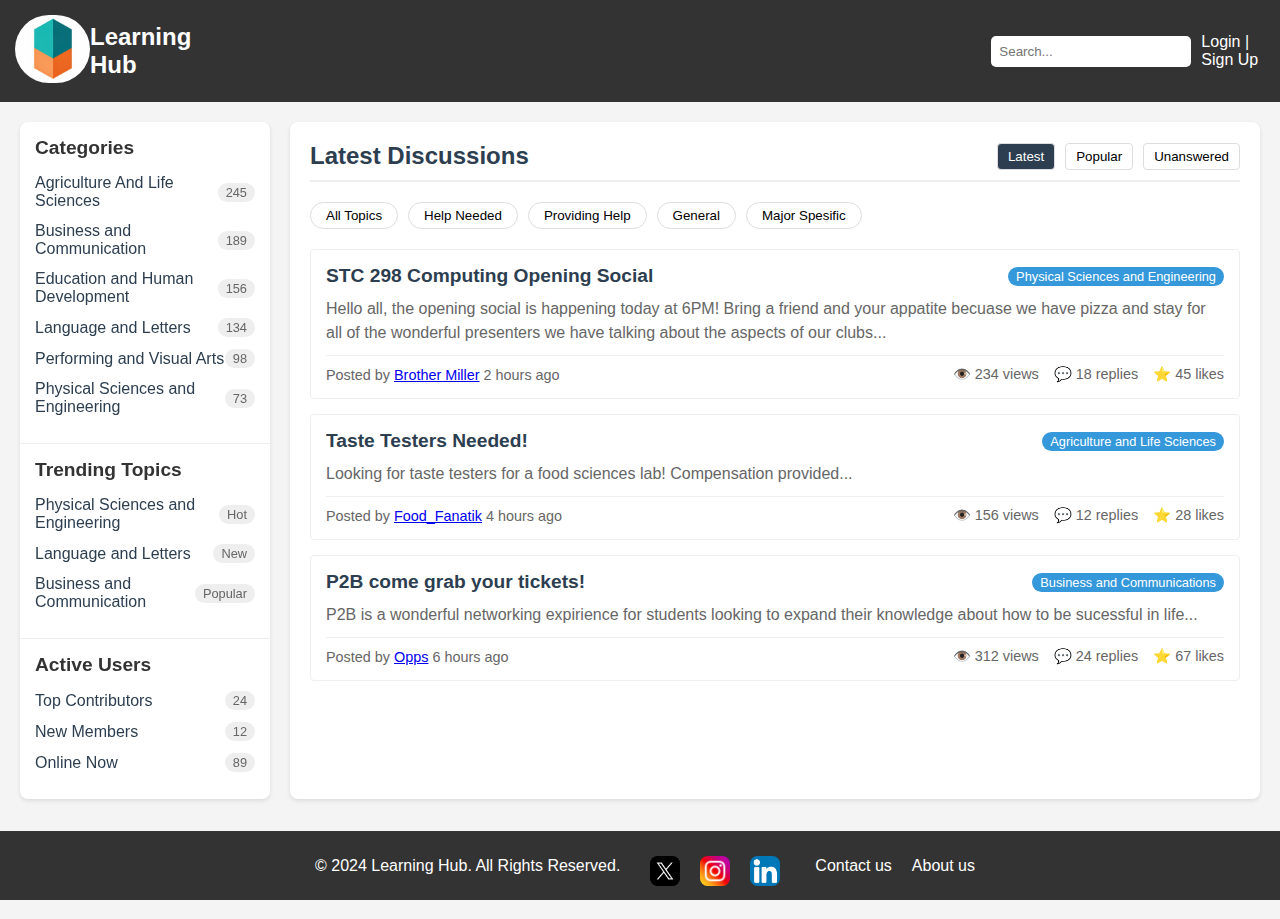
<file: index.html>
<!DOCTYPE html>
<html lang="en">
<head>
    <meta charset="UTF-8">
    <meta name="viewport" content="width=device-width, initial-scale=1.0">
    <title>Learning Hub Forum</title>
    <link rel="stylesheet" href="home-style.css">
</head>
<body>  
    <header class="header">
        <a href="index.html"> 
            <img class="Icon" src="images/Icon.jpg">
        </a> 
        <div class="logo">
            <h1>Learning Hub</h1>
        </div>
        <div class="search-bar">
            <input type="text" placeholder="Search...">
        </div>
        <div class="user-nav">
            <a href="login.html">Login</a> | <a href="#">Sign Up</a>
        </div>
    </header>

    <main class="main-content">
        <aside class="sidebar">
            <div class="sidebar-item">
                <h2>Categories</h2>
                <ul class="topic-list">
                    <li>
                        <a href="Catagories/Agriculture And Life Sciences.html">Agriculture And Life Sciences</a>
                        <span class="topic-count">245</span>
                    </li>
                    <li>
                        <a href="Catagories/Business and Communication.html">Business and Communication</a>
                        <span class="topic-count">189</span>
                    </li>
                    <li>
                        <a href="Catagories/Education and Human Development.html">Education and Human Development</a>
                        <span class="topic-count">156</span>
                    </li>
                    <li>
                        <a href="Catagories/Language and Letters.html">Language and Letters</a>
                        <span class="topic-count">134</span>
                    </li>
                    <li>
                        <a href="Catagories/Performing and Visual Arts.html">Performing and Visual Arts</a>
                        <span class="topic-count">98</span>
                    </li>
                    <li> 
                        <a href="Catagories/Physical Sciences and Engineering.html">Physical Sciences and Engineering</a>
                        <span class="topic-count">73</span>
                </ul>
            </div>
            <div class="sidebar-item">
                <h2>Trending Topics</h2>
                <ul class="topic-list">
                    <li>
                        <a href="#">Physical Sciences and Engineering</a>
                        <span class="topic-count">Hot</span>
                    </li>
                    <li>
                        <a href="#">Language and Letters</a>
                        <span class="topic-count">New</span>
                    </li>
                    <li>
                        <a href="#">Business and Communication</a>
                        <span class="topic-count">Popular</span>
                    </li>
                </ul>
            </div>
            <div class="sidebar-item">
                <h2>Active Users</h2>
                <ul class="topic-list">
                    <li>
                        <a href="#">Top Contributors</a>
                        <span class="topic-count">24</span>
                    </li>
                    <li>
                        <a href="#">New Members</a>
                        <span class="topic-count">12</span>
                    </li>
                    <li>
                        <a href="#">Online Now</a>
                        <span class="topic-count">89</span>
                    </li>
                </ul>
            </div>
        </aside>

        <section class="main-feed">
            <div class="category-header">
                <h2>Latest Discussions</h2>
                <div class="view-options">
                    <button class="active">Latest</button>
                    <button>Popular</button>
                    <button>Unanswered</button>
                </div>
            </div>

            <div class="topic-filters">
                <button class="filter-button">All Topics</button>
                <button class="filter-button">Help Needed</button>
                <button class="filter-button">Providing Help</button>
                <button class="filter-button">General</button>
                <button class="filter-button">Major Spesific</button>
            </div>

            <div class="post">
                <div class="post-header">
                    <a href="#" class="post-title">STC 298 Computing Opening Social</a>
                    <span class="post-category">Physical Sciences and Engineering</span>
                </div>
                <div class="post-content">
                    Hello all, the opening social is happening today at 6PM! Bring a friend and your appatite becuase we have pizza and stay for all of the wonderful presenters we have talking about the aspects of our clubs...
                </div>
                <div class="post-meta">
                    <div class="post-info">
                        <span>Posted by <a href="#">Brother Miller</a></span>
                        <span>2 hours ago</span>
                    </div>
                    <div class="post-stats">
                        <span class="stat">👁️ 234 views</span>
                        <span class="stat">💬 18 replies</span>
                        <span class="stat">⭐ 45 likes</span>
                    </div>
                </div>
            </div>

            <div class="post">
                <div class="post-header">
                    <a href="#" class="post-title">Taste Testers Needed!</a>
                    <span class="post-category">Agriculture and Life Sciences</span>
                </div>
                <div class="post-content">
                    Looking for taste testers for a food sciences lab! Compensation provided...
                </div>
                <div class="post-meta">
                    <div class="post-info">
                        <span>Posted by <a href="#">Food_Fanatik</a></span>
                        <span>4 hours ago</span>
                    </div>
                    <div class="post-stats">
                        <span class="stat">👁️ 156 views</span>
                        <span class="stat">💬 12 replies</span>
                        <span class="stat">⭐ 28 likes</span>
                    </div>
                </div>
            </div>

            <div class="post">
                <div class="post-header">
                    <a href="#" class="post-title">P2B come grab your tickets!</a>
                    <span class="post-category">Business and Communications</span>
                </div>
                <div class="post-content">
                    P2B is a wonderful networking expirience for students looking to expand their knowledge about how to be sucessful in life...
                </div>
                <div class="post-meta">
                    <div class="post-info">
                        <span>Posted by <a href="#">Opps</a></span>
                        <span>6 hours ago</span>
                    </div>
                    <div class="post-stats">
                        <span class="stat">👁️ 312 views</span>
                        <span class="stat">💬 24 replies</span>
                        <span class="stat">⭐ 67 likes</span>
                    </div>
                </div>
            </div>
        </section>
    </main>
    <footer class="footer">
        <p>&copy; 2024 Learning Hub. All Rights Reserved.</p>
        <div class="social">
            <a href="https://x.com/learninghub170">
                <img src="images/x.png" alt="X icon">
            </a>
            <a href="https://www.instagram.com/learning.hub.cse170/">
                <img src="images/instagram.png" alt="Instagram icon">
            </a>
            <a href="https://www.linkedin.com/in/learning-hub-143b16339/">
                <img src="images/linkedin.png" alt="linkedin icon">
            </a>
        </div>
        <div class="pages">
            <a href="Catagories/contact us.html"> Contact us</a>
            <a href="Catagories/About us.html">About us</a>
        </div>
    </footer>
</body>
</html>

<!-- Dallin Says Hi -->
</file>
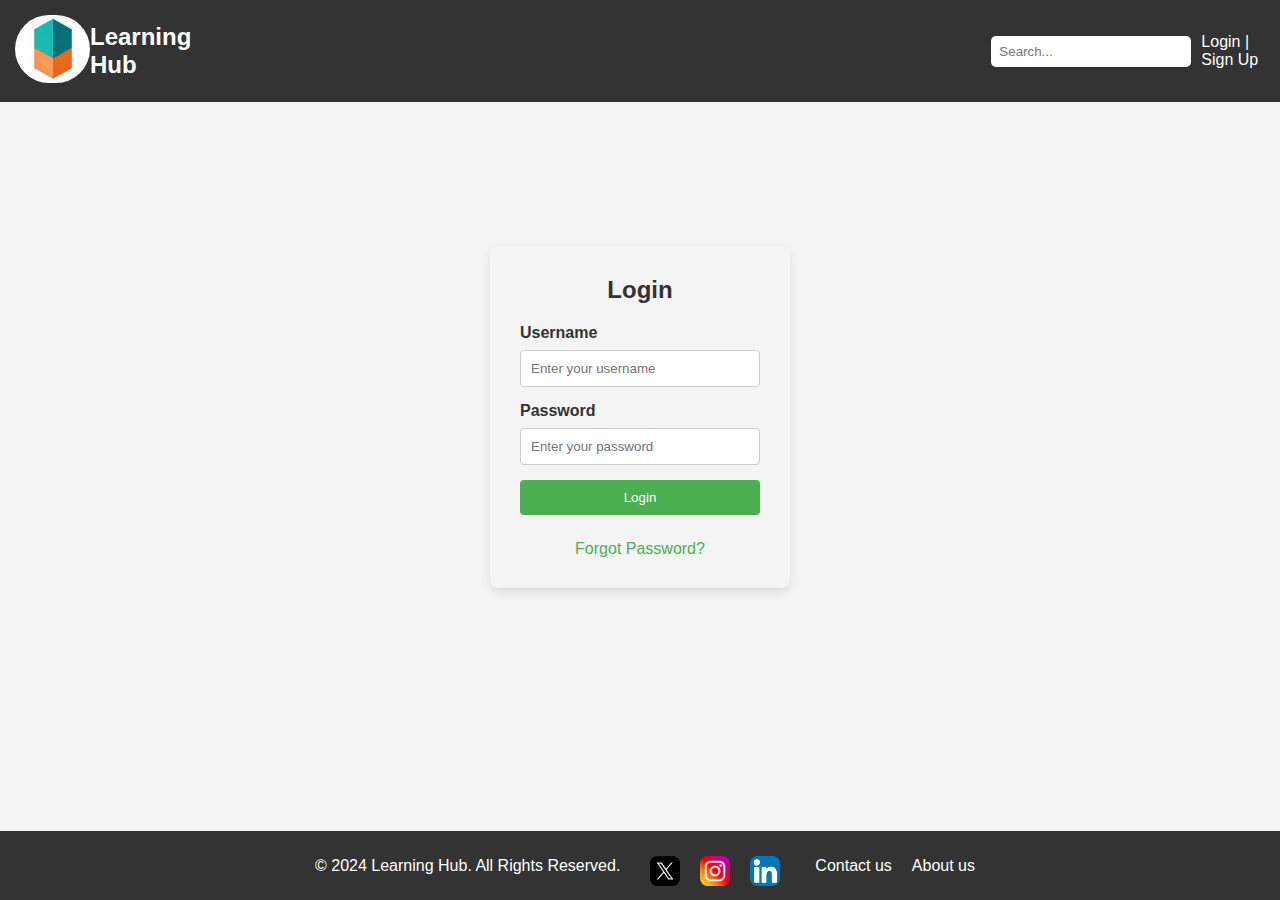
<file: login.html>
<!DOCTYPE html>
<html lang="en">
<head>
    <meta charset="UTF-8">
    <meta name="viewport" content="width=device-width, initial-scale=1.0">
    <title>Login - Learning Hub</title>
    <link rel="stylesheet" href="login.css">
</head>
<body>
    <header class="header">
        <a href="../index.html"> 
            <img class="Icon" src="../images/Icon.jpg" alt="Learning Hub Icon">
        </a> 
        <div class="logo">
            <h1>Learning Hub</h1>
        </div>
        <div class="search-bar">
            <input type="text" placeholder="Search...">
        </div>
        <div class="user-nav">
            <a href="login.html">Login</a> | <a href="signup.html">Sign Up</a>
        </div>
    </header>

    <div class="container">
        <main class="main-content">
            <section class="section">

                <div class="login-container">
                    <form action="login_process.php" method="POST" class="login-form">
                        <h2>Login</h2>

                        <!-- Username Field -->
                        <label for="username">Username</label>
                        <input type="text" id="username" name="username" placeholder="Enter your username" required>

                        <!-- Password Field -->
                        <label for="password">Password</label>
                        <input type="password" id="password" name="password" placeholder="Enter your password" required>

                        <!-- Submit Button -->
                        <input type="submit" value="Login">

                        <div class="forgot-password">
                            <p><a href="forgot-password.html">Forgot Password?</a></p>
                        </div>
                    </form>
                </div>
            </section>
        </main>
    </div>

    <footer class="footer">
        <p>&copy; 2024 Learning Hub. All Rights Reserved.</p>
        <div class="social">
            <a href="https://x.com/learninghub170">
                <img src="../images/x.png" alt="X icon">
            </a>
            <a href="https://www.instagram.com/learning.hub.cse170/">
                <img src="../images/instagram.png" alt="Instagram icon">
            </a>
            <a href="https://www.linkedin.com/in/learning-hub-143b16339/">
                <img src="../images/linkedin.png" alt="linkedin icon">
            </a>
        </div>
        <div class="pages">
            <a href="contact us.html"> Contact us</a>
            <a href="About us.html">About us</a>
        </div>
    </footer>
</body>
</html>
</file>
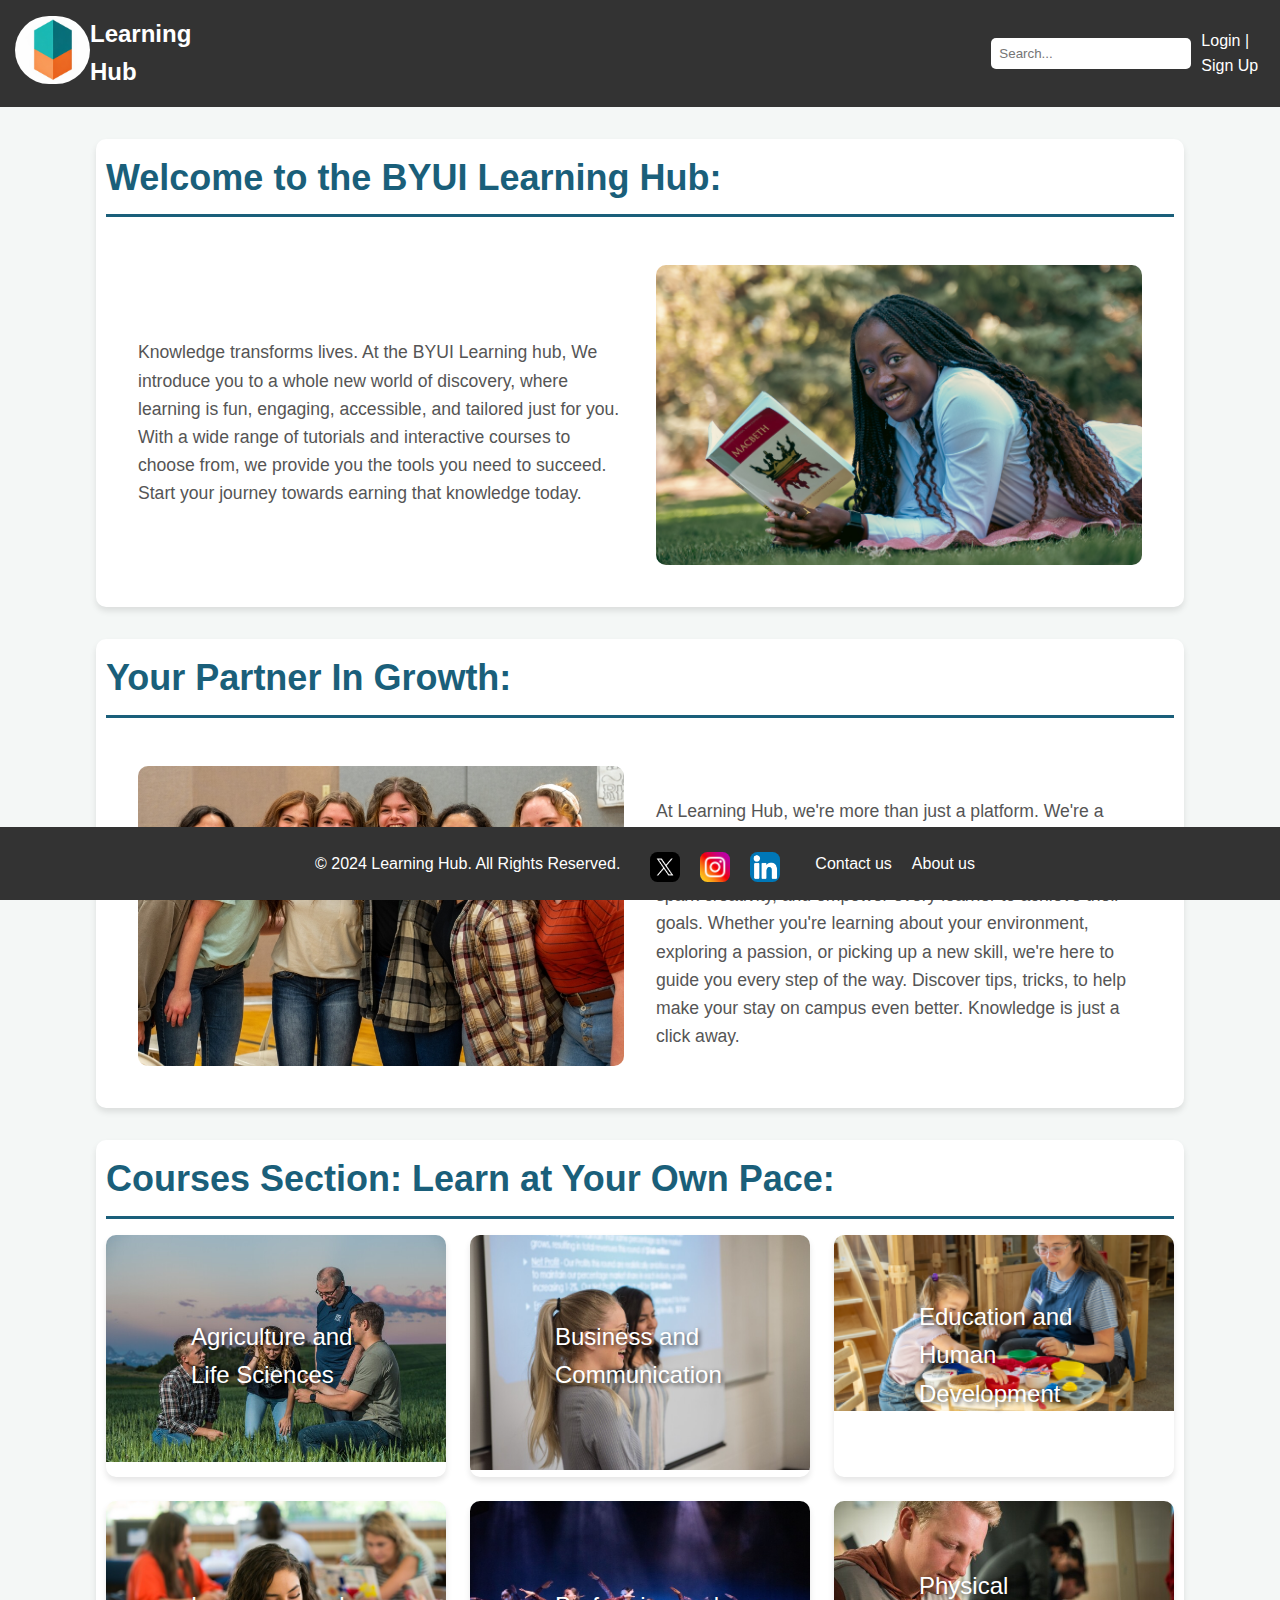
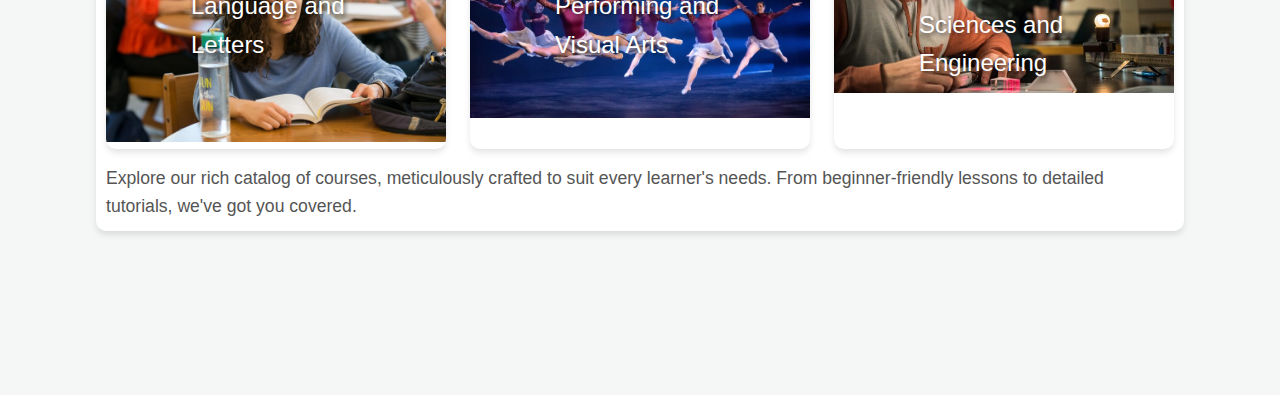
<file: Catagories/About us.html>
<!DOCTYPE html>
<html lang="en">
<head>
    <meta charset="UTF-8">
    <meta name="viewport" content="width=device-width, initial-scale=1.0">
    <title>About Us - Learning Hub</title>
    <link rel="stylesheet" href="About us.css">
    <style>
        /* Style for container with images and overlay text */
        .course-card {
            position: relative;
            width: 100%;
        }

        /* Image styling */
        .course-image {
            width: 100%; /* Make the image responsive */
            height: auto;
        }

        /* Text overlay styling */
        .text-overlay {
            position: absolute;
            top: 50%; /* Position the text vertically in the center */
            left: 50%; /* Position the text horizontally in the center */
            transform: translate(-50%, -50%); /* Center the text exactly */
            color: white; /* Text color */
            font-size: 24px; /* Text size */
            text-shadow: 2px 2px 4px rgba(0, 0, 0, 0.7); /* Optional: add shadow for better visibility */
            text-decoration: none; /* Remove underline from links */
        }
    </style>
</head>
<body>
    <header class="header">
        <a href="../index.html"> 
            <img class="Icon" src="../images/Icon.jpg">
        </a> 
        <div class="logo">
            <h1>Learning Hub</h1>
        </div>
        <div class="search-bar">
            <input type="text" placeholder="Search...">
        </div>
        <div class="user-nav">
            <a href="#">Login</a> | <a href="#">Sign Up</a>
        </div>
    </header>
    <div class="container">
        <main class="main-content">
            <section class="section">
                <h1 class="header-primary">Welcome to the BYUI Learning Hub:</h1>
                <div class="section-content">
                    <p class="section-text">
                        Knowledge transforms lives. At the BYUI Learning hub, We introduce you to a whole new 
                        world of discovery, where learning is fun, engaging, accessible, and tailored just for you. 
                        With a wide range of tutorials and interactive courses to choose from, we provide you 
                        the tools you need to succeed. Start your journey towards earning that knowledge 
                        today.
                    </p>
                    <img src="../images/Z62_2085.jpg" alt="Learning Hub Welcome" class="section-image">
                </div>
            </section>

            <section class="section">
                <h1 class="header-primary">Your Partner In Growth:</h1>
                <div class="section-content">
                    <img src="../images/Z62_1431.jpg" alt="Community of Learners" class="section-image">
                    <p class="section-text">
                        At Learning Hub, we're more than just a platform. We're a community of learners, 
                        educators, and innovators. All at the same time, and our mission is simple: to inspire 
                        curiosity, spark creativity, and empower every learner to achieve their goals. Whether 
                        you're learning about your environment, exploring a passion, or picking up a new skill, 
                        we're here to guide you every step of the way. Discover tips, tricks, to help make your 
                        stay on campus even better. Knowledge is just a click away.
                    </p>
                </div>
            </section>

            <section class="section">
                <h1 class="header-primary">Courses Section: Learn at Your Own Pace:</h1>
                <div class="courses-grid">
                    <div class="course-card">
                        <a href="Agriculture And Life Sciences.html">
                            <img src="../images/course-1.png" alt="Course Catalog 1" class="course-image">
                            <div class="text-overlay">Agriculture and Life Sciences</div>
                        </a>
                    </div>
                    <div class="course-card">
                        <a href="Business and Communication.html">
                            <img src="../images/course-2.png" alt="Course Catalog 2" class="course-image">
                            <div class="text-overlay">Business and Communication</div>
                        </a>
                    </div>
                    <div class="course-card">
                        <a href="Education and Human Development.html">
                            <img src="../images/course-3.png" alt="Course Catalog 3" class="course-image">
                            <div class="text-overlay">Education and Human Development</div>
                        </a>
                    </div>
                    <div class="course-card">
                        <a href="Language and Letters.html">
                            <img src="../images/course-4.jpg" alt="Course Catalog 4" class="course-image">
                            <div class="text-overlay">Language and Letters</div>
                        </a>
                    </div>
                    <div class="course-card">
                        <a href="Performing and Visual Arts.html">
                            <img src="../images/course-5.jpg" alt="Course Catalog 5" class="course-image">
                            <div class="text-overlay">Performing and Visual Arts</div>
                        </a>
                    </div>
                    <div class="course-card">
                        <a href="Physical Sciences and Engineering.html">
                            <img src="../images/course-6.jpg" alt="Course Catalog 6" class="course-image">
                            <div class="text-overlay">Physical Sciences and Engineering</div>
                        </a>
                    </div>
                </div>
                <p class="section-text">
                    Explore our rich catalog of courses, meticulously crafted to suit every learner's needs. 
                    From beginner-friendly lessons to detailed tutorials, we've got you covered.
                </p>
            </section>            
        </main>
    </div>
    <footer class="footer">
        <p>&copy; 2024 Learning Hub. All Rights Reserved.</p>
        <div class="social">
            <a href="https://x.com/learninghub170">
                <img src="../images/x.png" alt="X icon">
            </a>
            <a href="https://www.instagram.com/learning.hub.cse170/">
                <img src="../images/instagram.png" alt="Instagram icon">
            </a>
            <a href="https://www.linkedin.com/in/learning-hub-143b16339/">
                <img src="../images/linkedin.png" alt="linkedin icon">
            </a>
        </div>
        <div class="pages">
            <a href="contact us.html"> Contact us</a>
            <a href="About us.html">About us</a>
        </div>
    </footer>
</body>
</html>
</file>
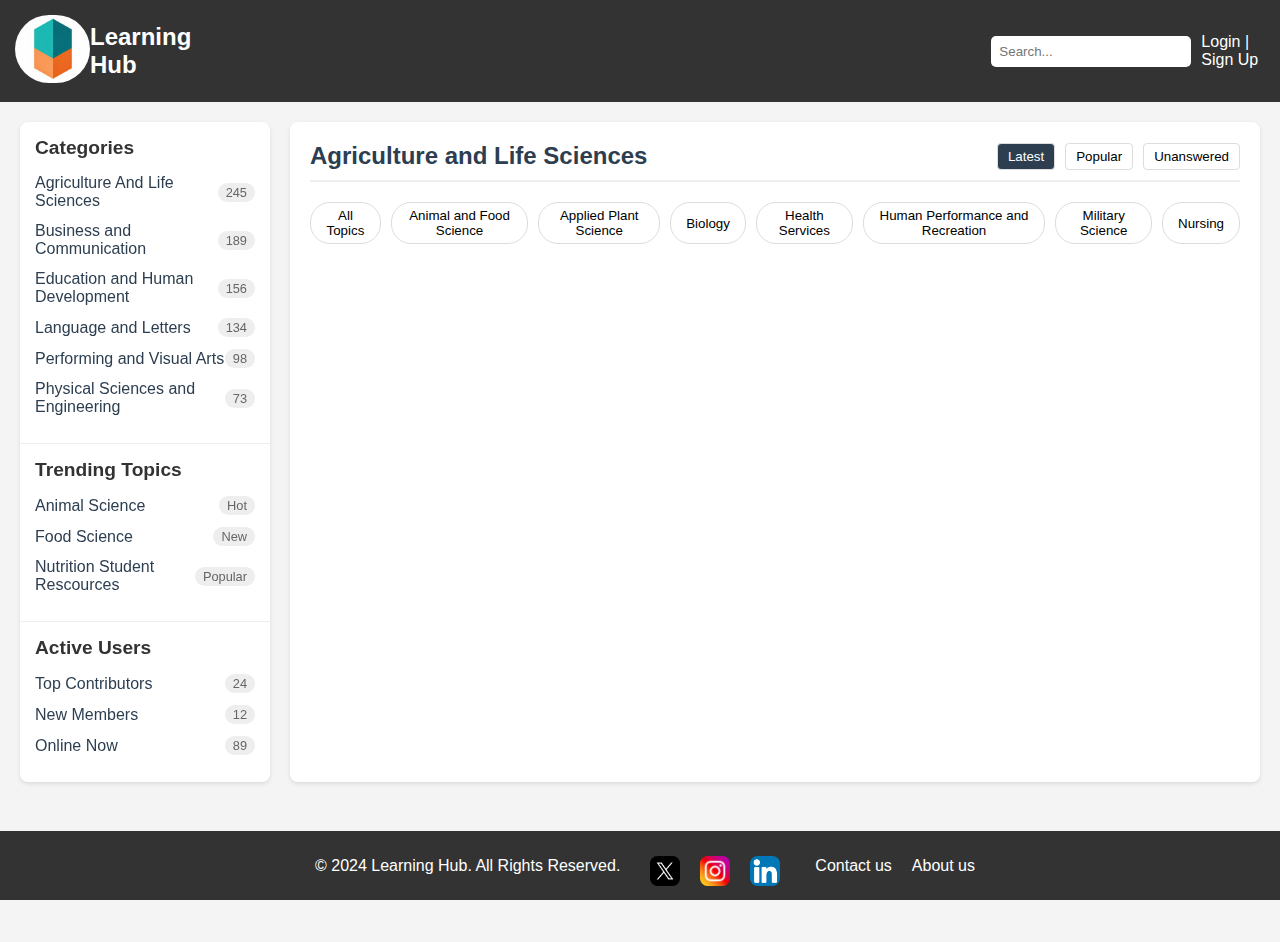
<file: Catagories/Agriculture And Life Sciences.html>
<!DOCTYPE html>
<html lang="en">
<head>
    <meta charset="UTF-8">
    <meta name="viewport" content="width=device-width, initial-scale=1.0">
    <title>Learning Hub Forum</title>
    <link rel="stylesheet" href="Catagories.css">
    <script src="scripts/jsonfetch.js" type="module"></script>
</head>
<body>  
    <header class="header">
        <a href="../index.html"> 
            <img class="Icon" src="../images/Icon.jpg">
        </a> 
        <div class="logo">
            <h1>Learning Hub</h1>
        </div>
        <div class="search-bar">
            <input type="text" placeholder="Search...">
        </div>
        <div class="user-nav">
            <a href="#">Login</a> | <a href="#">Sign Up</a>
        </div>
    </header>
    <main class="main-content">
        <aside class="sidebar">
            <div class="sidebar-item">
                <h2>Categories</h2>
                <ul class="topic-list">
                    <li>
                        <a href="Agriculture And Life Sciences.html">Agriculture And Life Sciences</a>
                        <span class="topic-count">245</span>
                    </li>
                    <li>
                        <a href="Business and Communication.html">Business and Communication</a>
                        <span class="topic-count">189</span>
                    </li>
                    <li>
                        <a href="Education and Human Development.html">Education and Human Development</a>
                        <span class="topic-count">156</span>
                    </li>
                    <li>
                        <a href="Language and Letters.html">Language and Letters</a>
                        <span class="topic-count">134</span>
                    </li>
                    <li>
                        <a href="Performing and Visual Arts.html">Performing and Visual Arts</a>
                        <span class="topic-count">98</span>
                    </li>
                    <li> 
                        <a href="Physical Sciences and Engineering.html">Physical Sciences and Engineering</a>
                        <span class="topic-count">73</span>
                </ul>
            </div>
            <div class="sidebar-item">
                <h2>Trending Topics</h2>
                <ul class="topic-list">
                    <li>
                        <a href="#">Animal Science</a>
                        <span class="topic-count">Hot</span>
                    </li>
                    <li>
                        <a href="#">Food Science</a>
                        <span class="topic-count">New</span>
                    </li>
                    <li>
                        <a href="#">Nutrition Student Rescources</a>
                        <span class="topic-count">Popular</span>
                    </li>
                </ul>
            </div>
            <div class="sidebar-item">
                <h2>Active Users</h2>
                <ul class="topic-list">
                    <li>
                        <a href="#">Top Contributors</a>
                        <span class="topic-count">24</span>
                    </li>
                    <li>
                        <a href="#">New Members</a>
                        <span class="topic-count">12</span>
                    </li>
                    <li>
                        <a href="#">Online Now</a>
                        <span class="topic-count">89</span>
                    </li>
                </ul>
            </div>
        </aside>

        <section class="main-feed">
            <div class="category-header">
                <h2>Agriculture and Life Sciences</h2>
                <div class="view-options">
                    <button class="active">Latest</button>
                    <button>Popular</button>
                    <button>Unanswered</button>
                </div>
            </div>

            <div class="topic-filters">
                <button class="filter-button">All Topics</button>
                <button class="filter-button">Animal and Food Science</button>
                <button class="filter-button">Applied Plant Science</button>
                <button class="filter-button">Biology</button>
                <button class="filter-button">Health Services</button>
                <button class="filter-button">Human Performance and Recreation</button>
                <button class="filter-button">Military Science</button>
                <button class="filter-button">Nursing</button>
            </div>

            <div id="javaposts">

            </div>
        </section>
    </main>

    <footer class="footer">
        <p>&copy; 2024 Learning Hub. All Rights Reserved.</p>
        <div class="social">
            <a href="https://x.com/learninghub170">
                <img src="../images/x.png" alt="X icon">
            </a>
            <a href="https://www.instagram.com/learning.hub.cse170/">
                <img src="../images/instagram.png" alt="Instagram icon">
            </a>
            <a href="https://www.linkedin.com/in/learning-hub-143b16339/">
                <img src="../images/linkedin.png" alt="linkedin icon">
            </a>
        </div>
        <div class="pages">
            <a href="contact us.html"> Contact us</a>
            <a href="About us.html">About us</a>
        </div>
    </footer>
</body>
</html>
</file>
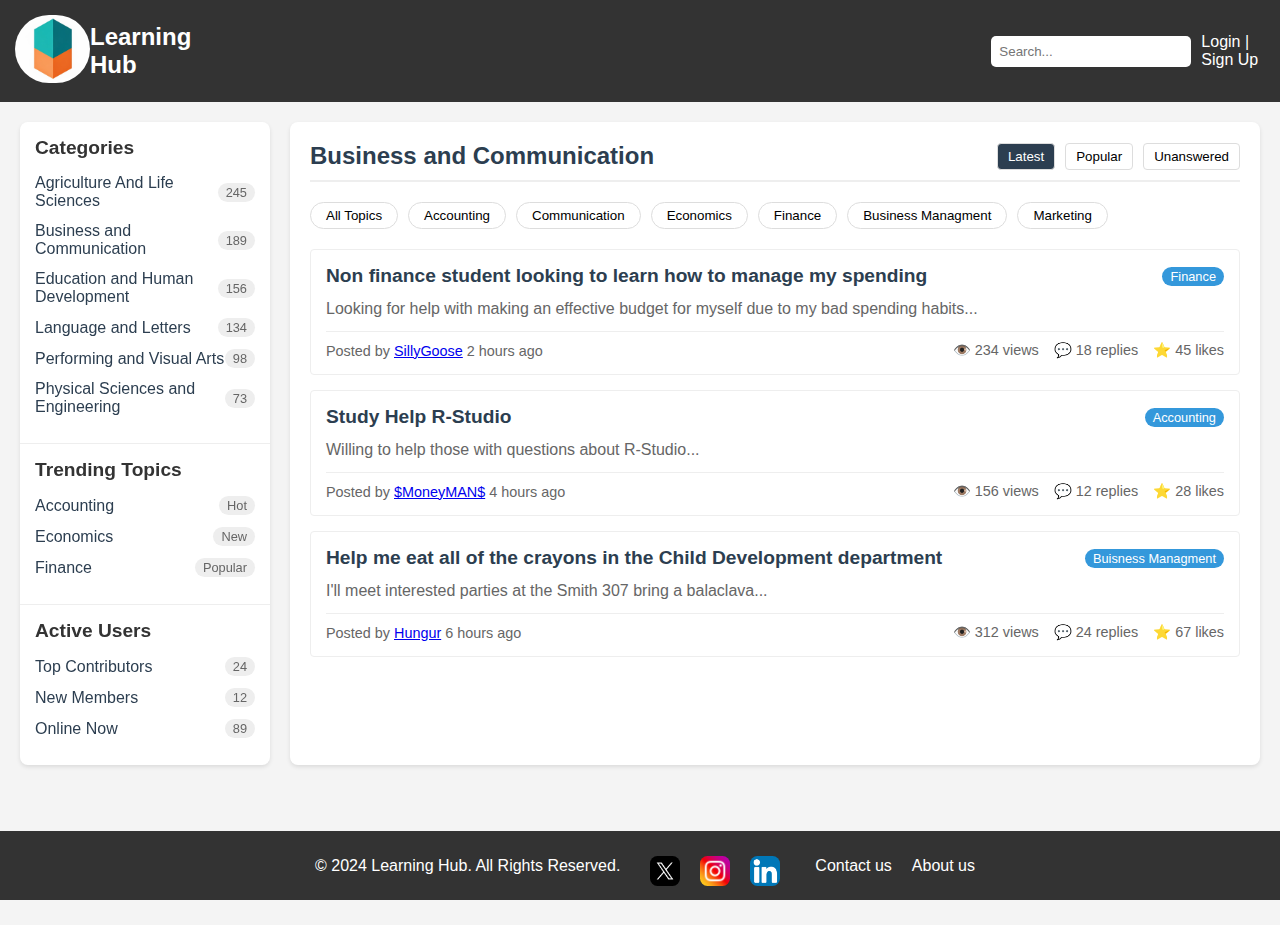
<file: Catagories/Business and Communication.html>
<!DOCTYPE html>
<html lang="en">
<head>
    <meta charset="UTF-8">
    <meta name="viewport" content="width=device-width, initial-scale=1.0">
    <title>Learning Hub Forum</title>
    <link rel="stylesheet" href="Catagories.css">
</head>
<body>  
    <header class="header">
        <a href="../index.html"> 
            <img class="Icon" src="../images/Icon.jpg">
        </a> 
        <div class="logo">
            <h1>Learning Hub</h1>
        </div>
        <div class="search-bar">
            <input type="text" placeholder="Search...">
        </div>
        <div class="user-nav">
            <a href="#">Login</a> | <a href="#">Sign Up</a>
        </div>
    </header>
    <main class="main-content">
        <aside class="sidebar">
            <div class="sidebar-item">
                <h2>Categories</h2>
                <ul class="topic-list">
                    <li>
                        <a href="Agriculture And Life Sciences.html">Agriculture And Life Sciences</a>
                        <span class="topic-count">245</span>
                    </li>
                    <li>
                        <a href="Business and Communication.html">Business and Communication</a>
                        <span class="topic-count">189</span>
                    </li>
                    <li>
                        <a href="Education and Human Development.html">Education and Human Development</a>
                        <span class="topic-count">156</span>
                    </li>
                    <li>
                        <a href="Language and Letters.html">Language and Letters</a>
                        <span class="topic-count">134</span>
                    </li>
                    <li>
                        <a href="Performing and Visual Arts.html">Performing and Visual Arts</a>
                        <span class="topic-count">98</span>
                    </li>
                    <li> 
                        <a href="Physical Sciences and Engineering.html">Physical Sciences and Engineering</a>
                        <span class="topic-count">73</span>
                </ul>
            </div>
            <div class="sidebar-item">
                <h2>Trending Topics</h2>
                <ul class="topic-list">
                    <li>
                        <a href="#">Accounting</a>
                        <span class="topic-count">Hot</span>
                    </li>
                    <li>
                        <a href="#">Economics</a>
                        <span class="topic-count">New</span>
                    </li>
                    <li>
                        <a href="#">Finance</a>
                        <span class="topic-count">Popular</span>
                    </li>
                </ul>
            </div>
            <div class="sidebar-item">
                <h2>Active Users</h2>
                <ul class="topic-list">
                    <li>
                        <a href="#">Top Contributors</a>
                        <span class="topic-count">24</span>
                    </li>
                    <li>
                        <a href="#">New Members</a>
                        <span class="topic-count">12</span>
                    </li>
                    <li>
                        <a href="#">Online Now</a>
                        <span class="topic-count">89</span>
                    </li>
                </ul>
            </div>
        </aside>

        <section class="main-feed">
            <div class="category-header">
                <h2>Business and Communication</h2>
                <div class="view-options">
                    <button class="active">Latest</button>
                    <button>Popular</button>
                    <button>Unanswered</button>
                </div>
            </div>

            <div class="topic-filters">
                <button class="filter-button">All Topics</button>
                <button class="filter-button">Accounting</button>
                <button class="filter-button">Communication</button>
                <button class="filter-button">Economics</button>
                <button class="filter-button">Finance</button>
                <button class="filter-button">Business Managment</button>
                <button class="filter-button">Marketing</button>
            </div>

            <div class="post">
                <div class="post-header">
                    <a href="#" class="post-title">Non finance student looking to learn how to manage my spending</a>
                    <span class="post-category">Finance</span>
                </div>
                <div class="post-content">
                    Looking for help with making an effective budget for myself due to my bad spending habits...
                </div>
                <div class="post-meta">
                    <div class="post-info">
                        <span>Posted by <a href="#">SillyGoose</a></span>
                        <span>2 hours ago</span>
                    </div>
                    <div class="post-stats">
                        <span class="stat">👁️ 234 views</span>
                        <span class="stat">💬 18 replies</span>
                        <span class="stat">⭐ 45 likes</span>
                    </div>
                </div>
            </div>

            <div class="post">
                <div class="post-header">
                    <a href="#" class="post-title">Study Help R-Studio</a>
                    <span class="post-category">Accounting</span>
                </div>
                <div class="post-content">
                    Willing to help those with questions about R-Studio...
                </div>
                <div class="post-meta">
                    <div class="post-info">
                        <span>Posted by <a href="#">$MoneyMAN$</a></span>
                        <span>4 hours ago</span>
                    </div>
                    <div class="post-stats">
                        <span class="stat">👁️ 156 views</span>
                        <span class="stat">💬 12 replies</span>
                        <span class="stat">⭐ 28 likes</span>
                    </div>
                </div>
            </div>

            <div class="post">
                <div class="post-header">
                    <a href="#" class="post-title">Help me eat all of the crayons in the Child Development department</a>
                    <span class="post-category">Buisness Managment</span>
                </div>
                <div class="post-content">
                    I'll meet interested parties at the Smith 307 bring a balaclava...
                </div>
                <div class="post-meta">
                    <div class="post-info">
                        <span>Posted by <a href="#">Hungur</a></span>
                        <span>6 hours ago</span>
                    </div>
                    <div class="post-stats">
                        <span class="stat">👁️ 312 views</span>
                        <span class="stat">💬 24 replies</span>
                        <span class="stat">⭐ 67 likes</span>
                    </div>
                </div>
            </div>
        </section>
    </main>

    <footer class="footer">
        <p>&copy; 2024 Learning Hub. All Rights Reserved.</p>
        <div class="social">
            <a href="https://x.com/learninghub170">
                <img src="../images/x.png" alt="X icon">
            </a>
            <a href="https://www.instagram.com/learning.hub.cse170/">
                <img src="../images/instagram.png" alt="Instagram icon">
            </a>
            <a href="https://www.linkedin.com/in/learning-hub-143b16339/">
                <img src="../images/linkedin.png" alt="linkedin icon">
            </a>
        </div>
        <div class="pages">
            <a href="contact us.html"> Contact us</a>
            <a href="About us.html">About us</a>
        </div>
    </footer>
</body>
</html>
</file>
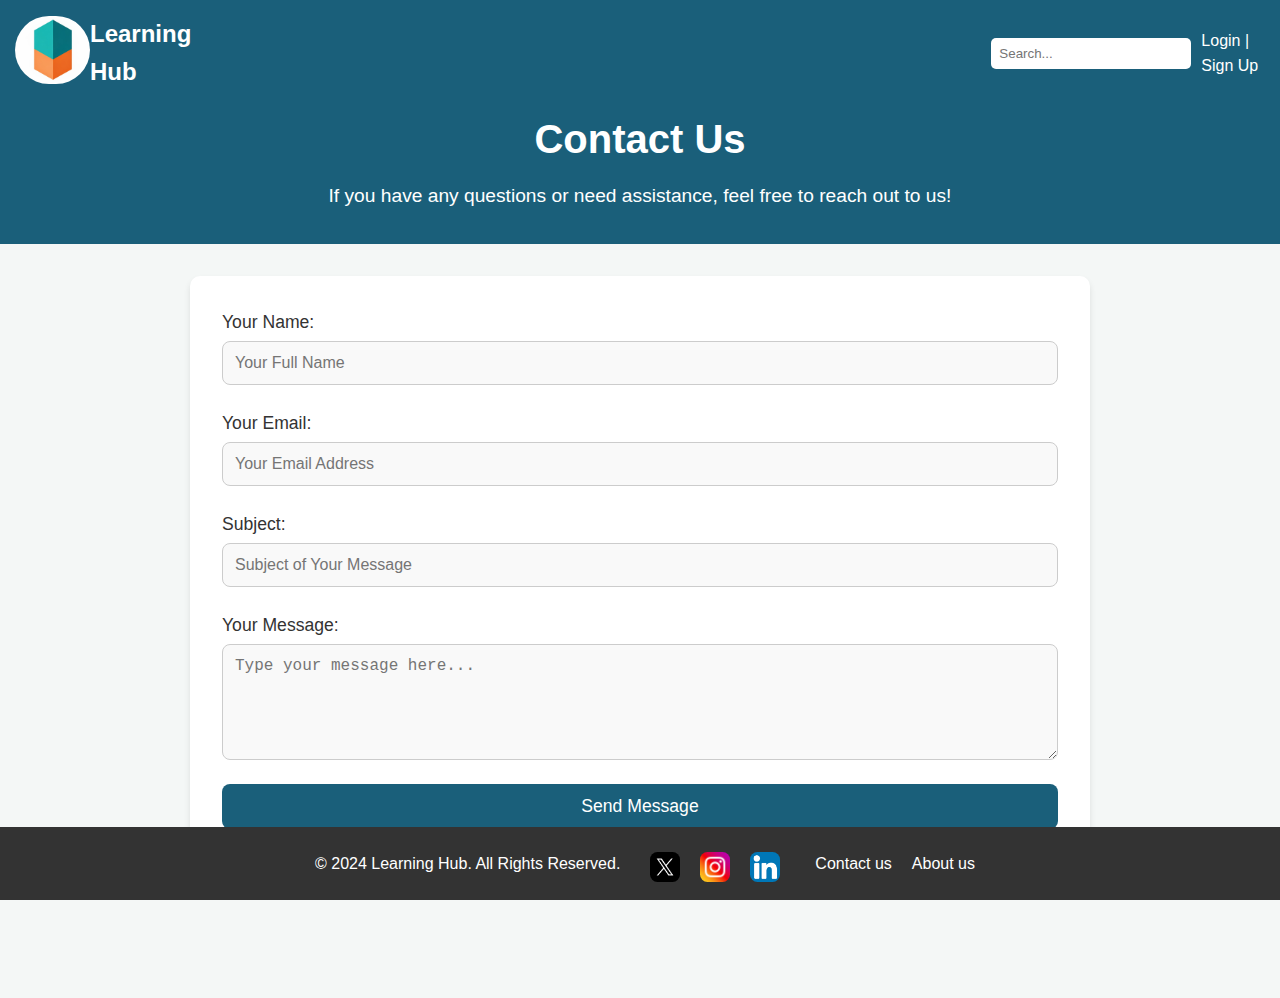
<file: Catagories/contact us.html>
<!DOCTYPE html>
<html lang="en">
<head>
    <meta charset="UTF-8">
    <meta name="viewport" content="width=device-width, initial-scale=1.0">
    <link rel="stylesheet" href="contact us.css">
    <title>Contact Us</title>
</head>
<body>
    <header class="header">
        <a href="../index.html"> 
            <img class="Icon" src="../images/Icon.jpg">
        </a> 
        <div class="logo">
            <h1>Learning Hub</h1>
        </div>
        <div class="search-bar">
            <input type="text" placeholder="Search...">
        </div>
        <div class="user-nav">
            <a href="#">Login</a> | <a href="#">Sign Up</a>
        </div>
    </header>

    <div class="top">
        <h1>Contact Us</h1>
        <p>If you have any questions or need assistance, feel free to reach out to us!</p>
    </div>

    <section>
        <form action="/submit-contact-form" method="POST">
            <div>
                <label for="name">Your Name:</label>
                <input type="text" id="name" name="name" placeholder="Your Full Name" required>
            </div>

            <div>
                <label for="email">Your Email:</label>
                <input type="email" id="email" name="email" placeholder="Your Email Address" required>
            </div>

            <div>
                <label for="subject">Subject:</label>
                <input type="text" id="subject" name="subject" placeholder="Subject of Your Message" required>
            </div>

            <div>
                <label for="message">Your Message:</label>
                <textarea id="message" name="message" rows="5" placeholder="Type your message here..." required></textarea>
            </div>

            <div>
                <button type="submit">Send Message</button>
            </div>
        </form>
    </section>

    <footer class="footer">
        <p>&copy; 2024 Learning Hub. All Rights Reserved.</p>
        <div class="social">
            <a href="https://x.com/learninghub170">
                <img src="../images/x.png" alt="X icon">
            </a>
            <a href="https://www.instagram.com/learning.hub.cse170/">
                <img src="../images/instagram.png" alt="Instagram icon">
            </a>
            <a href="https://www.linkedin.com/in/learning-hub-143b16339/">
                <img src="../images/linkedin.png" alt="linkedin icon">
            </a>
        </div>
        <div class="pages">
            <a href="contact us.html"> Contact us</a>
            <a href="About us.html">About us</a>
        </div>
    </footer>

</body>
</html>
</file>
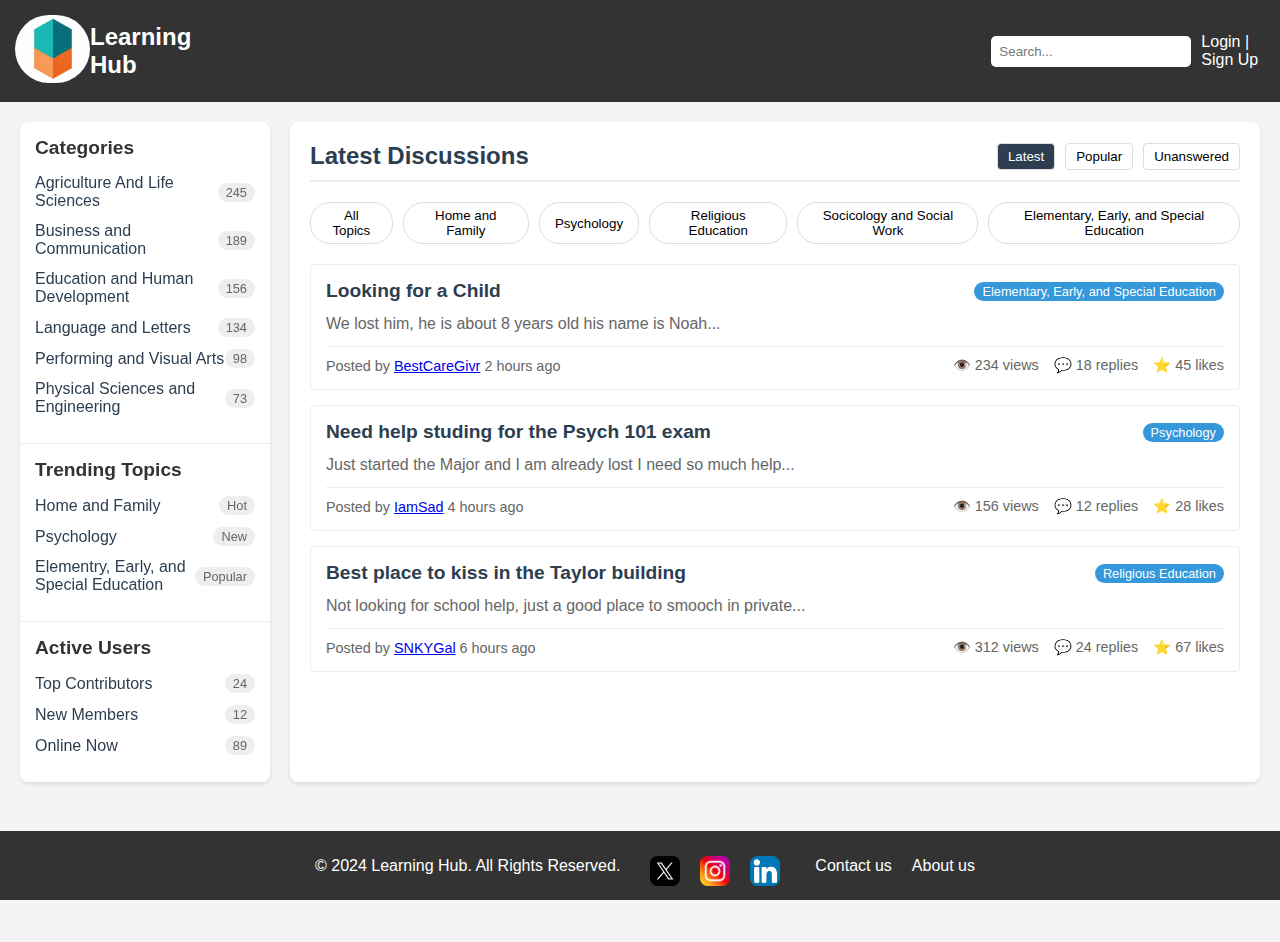
<file: Catagories/Education and Human Development.html>
<!DOCTYPE html>
<html lang="en">
<head>
    <meta charset="UTF-8">
    <meta name="viewport" content="width=device-width, initial-scale=1.0">
    <title>Learning Hub Forum</title>
    <link rel="stylesheet" href="Catagories.css">
</head>
<body>  
    <header class="header">
        <a href="../index.html"> 
            <img class="Icon" src="../images/Icon.jpg">
        </a> 
        <div class="logo">
            <h1>Learning Hub</h1>
        </div>
        <div class="search-bar">
            <input type="text" placeholder="Search...">
        </div>
        <div class="user-nav">
            <a href="#">Login</a> | <a href="#">Sign Up</a>
        </div>
    </header>

    <main class="main-content">
        <aside class="sidebar">
            <div class="sidebar-item">
                <h2>Categories</h2>
                <ul class="topic-list">
                    <li>
                        <a href="Agriculture And Life Sciences.html">Agriculture And Life Sciences</a>
                        <span class="topic-count">245</span>
                    </li>
                    <li>
                        <a href="Business and Communication.html">Business and Communication</a>
                        <span class="topic-count">189</span>
                    </li>
                    <li>
                        <a href="Education and Human Development.html">Education and Human Development</a>
                        <span class="topic-count">156</span>
                    </li>
                    <li>
                        <a href="Language and Letters.html">Language and Letters</a>
                        <span class="topic-count">134</span>
                    </li>
                    <li>
                        <a href="Performing and Visual Arts.html">Performing and Visual Arts</a>
                        <span class="topic-count">98</span>
                    </li>
                    <li> 
                        <a href="Physical Sciences and Engineering.html">Physical Sciences and Engineering</a>
                        <span class="topic-count">73</span>
                </ul>
            </div>
            <div class="sidebar-item">
                <h2>Trending Topics</h2>
                <ul class="topic-list">
                    <li>
                        <a href="#">Home and Family</a>
                        <span class="topic-count">Hot</span>
                    </li>
                    <li>
                        <a href="#">Psychology</a>
                        <span class="topic-count">New</span>
                    </li>
                    <li>
                        <a href="#">Elementry, Early, and Special Education</a>
                        <span class="topic-count">Popular</span>
                    </li>
                </ul>
            </div>
            <div class="sidebar-item">
                <h2>Active Users</h2>
                <ul class="topic-list">
                    <li>
                        <a href="#">Top Contributors</a>
                        <span class="topic-count">24</span>
                    </li>
                    <li>
                        <a href="#">New Members</a>
                        <span class="topic-count">12</span>
                    </li>
                    <li>
                        <a href="#">Online Now</a>
                        <span class="topic-count">89</span>
                    </li>
                </ul>
            </div>
        </aside>

        <section class="main-feed">
            <div class="category-header">
                <h2>Latest Discussions</h2>
                <div class="view-options">
                    <button class="active">Latest</button>
                    <button>Popular</button>
                    <button>Unanswered</button>
                </div>
            </div>

            <div class="topic-filters">
                <button class="filter-button">All Topics</button>
                <button class="filter-button">Home and Family</button>
                <button class="filter-button">Psychology</button>
                <button class="filter-button">Religious Education</button>
                <button class="filter-button">Socicology and Social Work</button>
                <button class="filter-button">Elementary, Early, and Special Education</button>
            </div>

            <div class="post">
                <div class="post-header">
                    <a href="#" class="post-title">Looking for a Child</a>
                    <span class="post-category">Elementary, Early, and Special Education</span>
                </div>
                <div class="post-content">
                    We lost him, he is about 8 years old his name is Noah...
                </div>
                <div class="post-meta">
                    <div class="post-info">
                        <span>Posted by <a href="#">BestCareGivr</a></span>
                        <span>2 hours ago</span>
                    </div>
                    <div class="post-stats">
                        <span class="stat">👁️ 234 views</span>
                        <span class="stat">💬 18 replies</span>
                        <span class="stat">⭐ 45 likes</span>
                    </div>
                </div>
            </div>

            <div class="post">
                <div class="post-header">
                    <a href="#" class="post-title">Need help studing for the Psych 101 exam</a>
                    <span class="post-category">Psychology</span>
                </div>
                <div class="post-content">
                    Just started the Major and I am already lost I need so much help...
                </div>
                <div class="post-meta">
                    <div class="post-info">
                        <span>Posted by <a href="#">IamSad</a></span>
                        <span>4 hours ago</span>
                    </div>
                    <div class="post-stats">
                        <span class="stat">👁️ 156 views</span>
                        <span class="stat">💬 12 replies</span>
                        <span class="stat">⭐ 28 likes</span>
                    </div>
                </div>
            </div>

            <div class="post">
                <div class="post-header">
                    <a href="#" class="post-title">Best place to kiss in the Taylor building</a>
                    <span class="post-category">Religious Education</span>
                </div>
                <div class="post-content">
                    Not looking for school help, just a good place to smooch in private...
                </div>
                <div class="post-meta">
                    <div class="post-info">
                        <span>Posted by <a href="#">SNKYGal</a></span>
                        <span>6 hours ago</span>
                    </div>
                    <div class="post-stats">
                        <span class="stat">👁️ 312 views</span>
                        <span class="stat">💬 24 replies</span>
                        <span class="stat">⭐ 67 likes</span>
                    </div>
                </div>
            </div>
        </section>
    </main>

    <footer class="footer">
        <p>&copy; 2024 Learning Hub. All Rights Reserved.</p>
        <div class="social">
            <a href="https://x.com/learninghub170">
                <img src="../images/x.png" alt="X icon">
            </a>
            <a href="https://www.instagram.com/learning.hub.cse170/">
                <img src="../images/instagram.png" alt="Instagram icon">
            </a>
            <a href="https://www.linkedin.com/in/learning-hub-143b16339/">
                <img src="../images/linkedin.png" alt="linkedin icon">
            </a>
        </div>
        <div class="pages">
            <a href="contact us.html"> Contact us</a>
            <a href="About us.html">About us</a>
        </div>
    </footer>
</body>
</html>
</file>
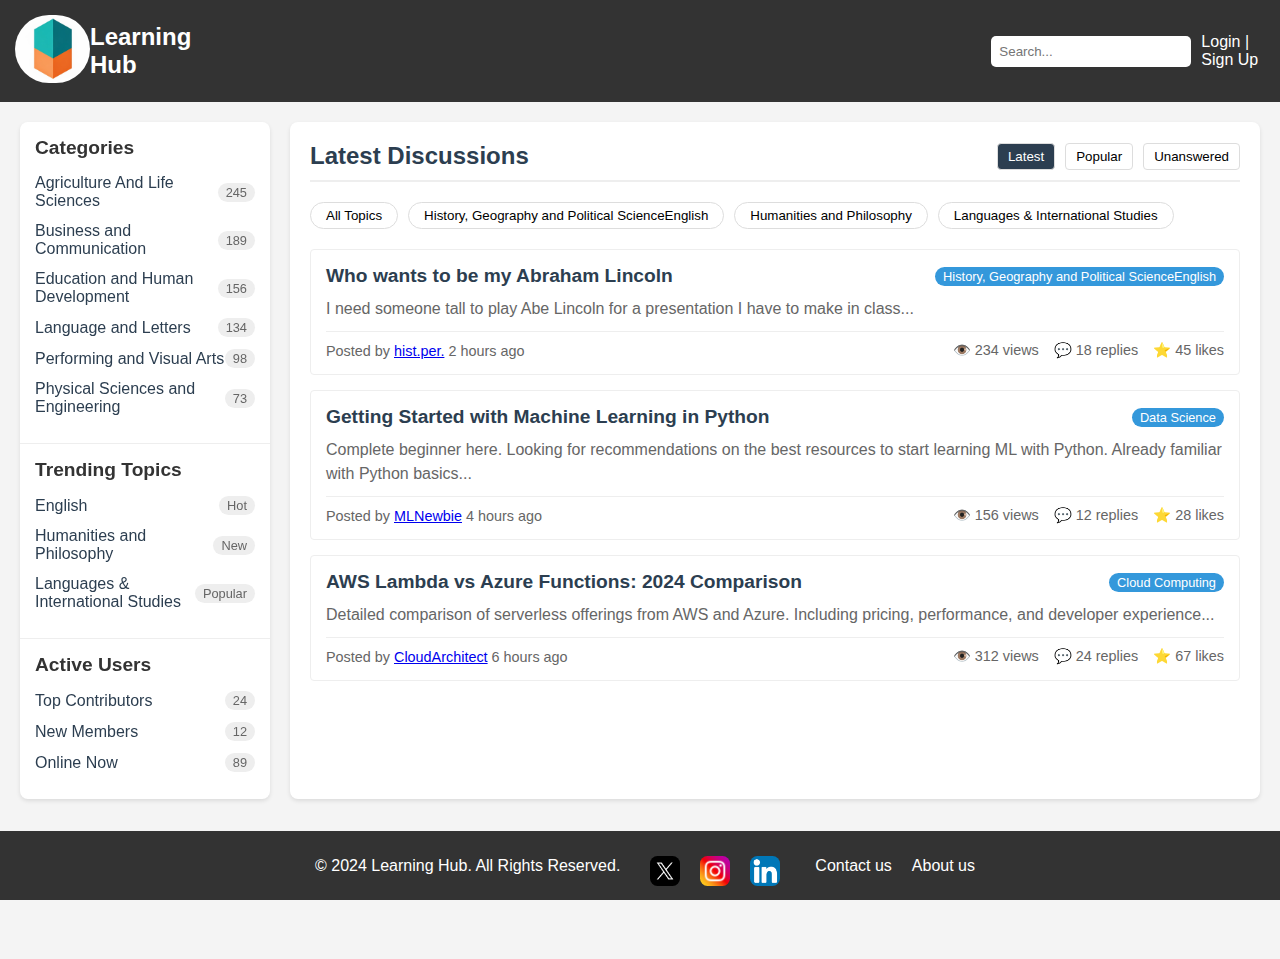
<file: Catagories/Language and Letters.html>
<!DOCTYPE html>
<html lang="en">
<head>
    <meta charset="UTF-8">
    <meta name="viewport" content="width=device-width, initial-scale=1.0">
    <title>Learning Hub Forum</title>
    <link rel="stylesheet" href="Catagories.css">
</head>
<body>  
    <header class="header">
        <a href="../index.html"> 
            <img class="Icon" src="../images/Icon.jpg">
        </a> 
        <div class="logo">
            <h1>Learning Hub</h1>
        </div>
        <div class="search-bar">
            <input type="text" placeholder="Search...">
        </div>
        <div class="user-nav">
            <a href="#">Login</a> | <a href="#">Sign Up</a>
        </div>
    </header>

    <main class="main-content">
        <aside class="sidebar">
            <div class="sidebar-item">
                <h2>Categories</h2>
                <ul class="topic-list">
                    <li>
                        <a href="Agriculture And Life Sciences.html">Agriculture And Life Sciences</a>
                        <span class="topic-count">245</span>
                    </li>
                    <li>
                        <a href="Business and Communication.html">Business and Communication</a>
                        <span class="topic-count">189</span>
                    </li>
                    <li>
                        <a href="Education and Human Development.html">Education and Human Development</a>
                        <span class="topic-count">156</span>
                    </li>
                    <li>
                        <a href="Language and Letters.html">Language and Letters</a>
                        <span class="topic-count">134</span>
                    </li>
                    <li>
                        <a href="Performing and Visual Arts.html">Performing and Visual Arts</a>
                        <span class="topic-count">98</span>
                    </li>
                    <li> 
                        <a href="Physical Sciences and Engineering.html">Physical Sciences and Engineering</a>
                        <span class="topic-count">73</span>
                </ul>
            </div>
            <div class="sidebar-item">
                <h2>Trending Topics</h2>
                <ul class="topic-list">
                    <li>
                        <a href="#">English</a>
                        <span class="topic-count">Hot</span>
                    </li>
                    <li>
                        <a href="#">Humanities and Philosophy</a>
                        <span class="topic-count">New</span>
                    </li>
                    <li>
                        <a href="#">Languages & International Studies</a>
                        <span class="topic-count">Popular</span>
                    </li>
                </ul>
            </div>
            <div class="sidebar-item">
                <h2>Active Users</h2>
                <ul class="topic-list">
                    <li>
                        <a href="#">Top Contributors</a>
                        <span class="topic-count">24</span>
                    </li>
                    <li>
                        <a href="#">New Members</a>
                        <span class="topic-count">12</span>
                    </li>
                    <li>
                        <a href="#">Online Now</a>
                        <span class="topic-count">89</span>
                    </li>
                </ul>
            </div>
        </aside>

        <section class="main-feed">
            <div class="category-header">
                <h2>Latest Discussions</h2>
                <div class="view-options">
                    <button class="active">Latest</button>
                    <button>Popular</button>
                    <button>Unanswered</button>
                </div>
            </div>

            <div class="topic-filters">
                <button class="filter-button">All Topics</button>
                <button class="filter-button">History, Geography and Political ScienceEnglish</button>
                <button class="filter-button">Humanities and Philosophy</button>
                <button class="filter-button">Languages & International Studies</button>
            </div>

            <div class="post">
                <div class="post-header">
                    <a href="#" class="post-title">Who wants to be my Abraham Lincoln</a>
                    <span class="post-category">History, Geography and Political ScienceEnglish</span>
                </div>
                <div class="post-content">
                    I need someone tall to play Abe Lincoln for a presentation I have to make in class...
                </div>
                <div class="post-meta">
                    <div class="post-info">
                        <span>Posted by <a href="#">hist.per.</a></span>
                        <span>2 hours ago</span>
                    </div>
                    <div class="post-stats">
                        <span class="stat">👁️ 234 views</span>
                        <span class="stat">💬 18 replies</span>
                        <span class="stat">⭐ 45 likes</span>
                    </div>
                </div>
            </div>

            <div class="post">
                <div class="post-header">
                    <a href="#" class="post-title">Getting Started with Machine Learning in Python</a>
                    <span class="post-category">Data Science</span>
                </div>
                <div class="post-content">
                    Complete beginner here. Looking for recommendations on the best resources to start learning ML with Python. Already familiar with Python basics...
                </div>
                <div class="post-meta">
                    <div class="post-info">
                        <span>Posted by <a href="#">MLNewbie</a></span>
                        <span>4 hours ago</span>
                    </div>
                    <div class="post-stats">
                        <span class="stat">👁️ 156 views</span>
                        <span class="stat">💬 12 replies</span>
                        <span class="stat">⭐ 28 likes</span>
                    </div>
                </div>
            </div>

            <div class="post">
                <div class="post-header">
                    <a href="#" class="post-title">AWS Lambda vs Azure Functions: 2024 Comparison</a>
                    <span class="post-category">Cloud Computing</span>
                </div>
                <div class="post-content">
                    Detailed comparison of serverless offerings from AWS and Azure. Including pricing, performance, and developer experience...
                </div>
                <div class="post-meta">
                    <div class="post-info">
                        <span>Posted by <a href="#">CloudArchitect</a></span>
                        <span>6 hours ago</span>
                    </div>
                    <div class="post-stats">
                        <span class="stat">👁️ 312 views</span>
                        <span class="stat">💬 24 replies</span>
                        <span class="stat">⭐ 67 likes</span>
                    </div>
                </div>
            </div>
        </section>
    </main>

    <footer class="footer">
        <p>&copy; 2024 Learning Hub. All Rights Reserved.</p>
        <div class="social">
            <a href="https://x.com/learninghub170">
                <img src="../images/x.png" alt="X icon">
            </a>
            <a href="https://www.instagram.com/learning.hub.cse170/">
                <img src="../images/instagram.png" alt="Instagram icon">
            </a>
            <a href="https://www.linkedin.com/in/learning-hub-143b16339/">
                <img src="../images/linkedin.png" alt="linkedin icon">
            </a>
        </div>
        <div class="pages">
            <a href="contact us.html"> Contact us</a>
            <a href="About us.html">About us</a>
        </div>
    </footer>
</body>
</html>
</file>
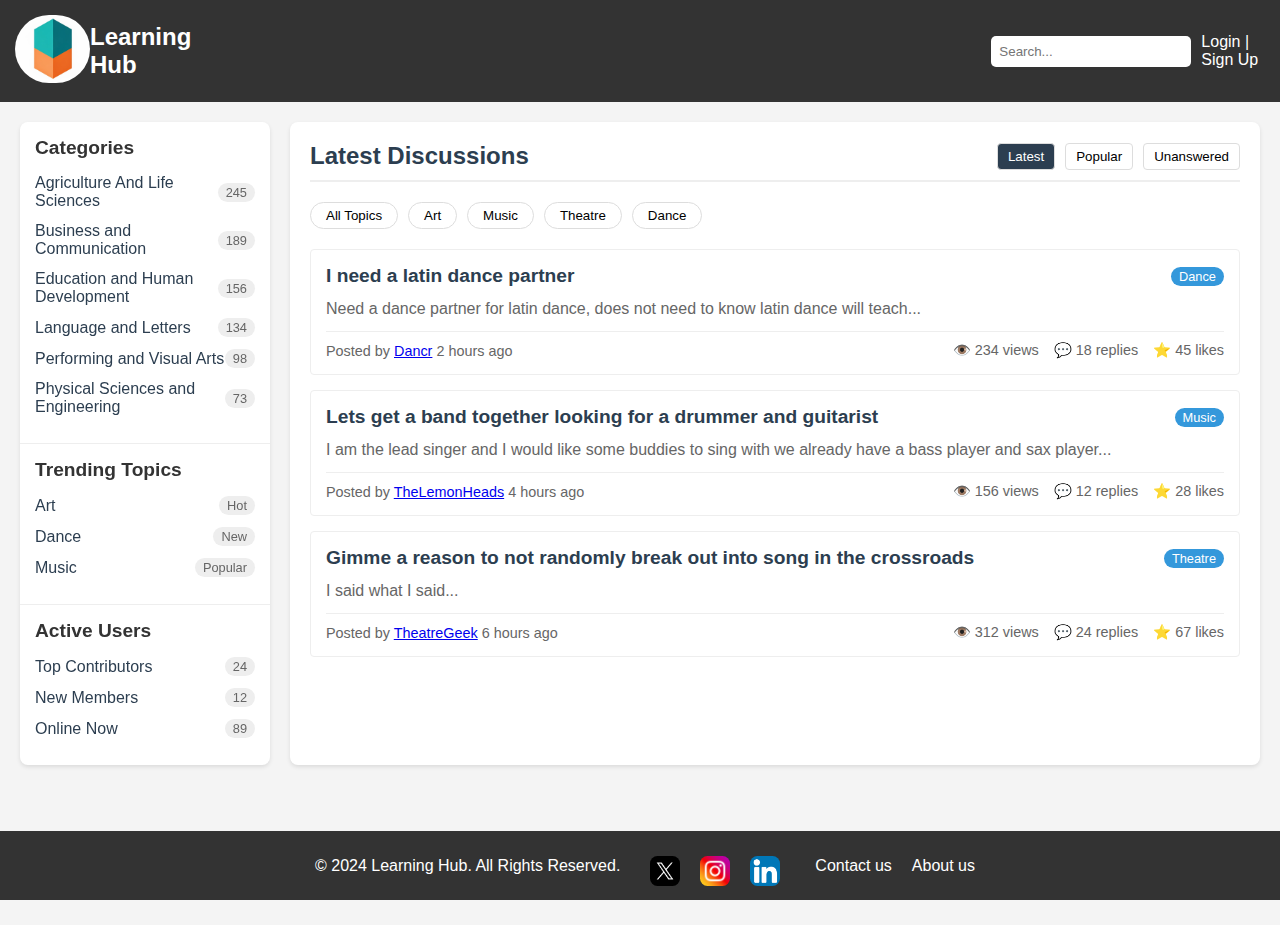
<file: Catagories/Performing and Visual Arts.html>
<!DOCTYPE html>
<html lang="en">
<head>
    <meta charset="UTF-8">
    <meta name="viewport" content="width=device-width, initial-scale=1.0">
    <title>Learning Hub Forum</title>
    <link rel="stylesheet" href="Catagories.css">
</head>
<body>  
    <header class="header">
        <a href="../index.html"> 
            <img class="Icon" src="../images/Icon.jpg">
        </a> 
        <div class="logo">
            <h1>Learning Hub</h1>
        </div>
        <div class="search-bar">
            <input type="text" placeholder="Search...">
        </div>
        <div class="user-nav">
            <a href="#">Login</a> | <a href="#">Sign Up</a>
        </div>
    </header>

    <main class="main-content">
        <aside class="sidebar">
            <div class="sidebar-item">
                <h2>Categories</h2>
                <ul class="topic-list">
                    <li>
                        <a href="Agriculture And Life Sciences.html">Agriculture And Life Sciences</a>
                        <span class="topic-count">245</span>
                    </li>
                    <li>
                        <a href="Business and Communication.html">Business and Communication</a>
                        <span class="topic-count">189</span>
                    </li>
                    <li>
                        <a href="Education and Human Development.html">Education and Human Development</a>
                        <span class="topic-count">156</span>
                    </li>
                    <li>
                        <a href="Language and Letters.html">Language and Letters</a>
                        <span class="topic-count">134</span>
                    </li>
                    <li>
                        <a href="Performing and Visual Arts.html">Performing and Visual Arts</a>
                        <span class="topic-count">98</span>
                    </li>
                    <li> 
                        <a href="Physical Sciences and Engineering.html">Physical Sciences and Engineering</a>
                        <span class="topic-count">73</span>
                </ul>
            </div>
            <div class="sidebar-item">
                <h2>Trending Topics</h2>
                <ul class="topic-list">
                    <li>
                        <a href="#">Art</a>
                        <span class="topic-count">Hot</span>
                    </li>
                    <li>
                        <a href="#">Dance</a>
                        <span class="topic-count">New</span>
                    </li>
                    <li>
                        <a href="#">Music</a>
                        <span class="topic-count">Popular</span>
                    </li>
                </ul>
            </div>
            <div class="sidebar-item">
                <h2>Active Users</h2>
                <ul class="topic-list">
                    <li>
                        <a href="#">Top Contributors</a>
                        <span class="topic-count">24</span>
                    </li>
                    <li>
                        <a href="#">New Members</a>
                        <span class="topic-count">12</span>
                    </li>
                    <li>
                        <a href="#">Online Now</a>
                        <span class="topic-count">89</span>
                    </li>
                </ul>
            </div>
        </aside>

        <section class="main-feed">
            <div class="category-header">
                <h2>Latest Discussions</h2>
                <div class="view-options">
                    <button class="active">Latest</button>
                    <button>Popular</button>
                    <button>Unanswered</button>
                </div>
            </div>

            <div class="topic-filters">
                <button class="filter-button">All Topics</button>
                <button class="filter-button">Art</button>
                <button class="filter-button">Music</button>
                <button class="filter-button">Theatre</button>
                <button class="filter-button">Dance</button>
            </div>

            <div class="post">
                <div class="post-header">
                    <a href="#" class="post-title">I need a latin dance partner</a>
                    <span class="post-category">Dance</span>
                </div>
                <div class="post-content">
                    Need a dance partner for latin dance, does not need to know latin dance will teach...
                </div>
                <div class="post-meta">
                    <div class="post-info">
                        <span>Posted by <a href="#">Dancr</a></span>
                        <span>2 hours ago</span>
                    </div>
                    <div class="post-stats">
                        <span class="stat">👁️ 234 views</span>
                        <span class="stat">💬 18 replies</span>
                        <span class="stat">⭐ 45 likes</span>
                    </div>
                </div>
            </div>

            <div class="post">
                <div class="post-header">
                    <a href="#" class="post-title">Lets get a band together looking for a drummer and guitarist</a>
                    <span class="post-category">Music</span>
                </div>
                <div class="post-content">
                    I am the lead singer and I would like some buddies to sing with we already have a bass player and sax player...
                </div>
                <div class="post-meta">
                    <div class="post-info">
                        <span>Posted by <a href="#">TheLemonHeads</a></span>
                        <span>4 hours ago</span>
                    </div>
                    <div class="post-stats">
                        <span class="stat">👁️ 156 views</span>
                        <span class="stat">💬 12 replies</span>
                        <span class="stat">⭐ 28 likes</span>
                    </div>
                </div>
            </div>

            <div class="post">
                <div class="post-header">
                    <a href="#" class="post-title">Gimme a reason to not randomly break out into song in the crossroads</a>
                    <span class="post-category">Theatre</span>
                </div>
                <div class="post-content">
                    I said what I said...
                </div>
                <div class="post-meta">
                    <div class="post-info">
                        <span>Posted by <a href="#">TheatreGeek</a></span>
                        <span>6 hours ago</span>
                    </div>
                    <div class="post-stats">
                        <span class="stat">👁️ 312 views</span>
                        <span class="stat">💬 24 replies</span>
                        <span class="stat">⭐ 67 likes</span>
                    </div>
                </div>
            </div>
        </section>
    </main>

    <footer class="footer">
        <p>&copy; 2024 Learning Hub. All Rights Reserved.</p>
        <div class="social">
            <a href="https://x.com/learninghub170">
                <img src="../images/x.png" alt="X icon">
            </a>
            <a href="https://www.instagram.com/learning.hub.cse170/">
                <img src="../images/instagram.png" alt="Instagram icon">
            </a>
            <a href="https://www.linkedin.com/in/learning-hub-143b16339/">
                <img src="../images/linkedin.png" alt="linkedin icon">
            </a>
        </div>
        <div class="pages">
            <a href="contact us.html"> Contact us</a>
            <a href="About us.html">About us</a>
        </div>
    </footer>
</body>
</html>
</file>
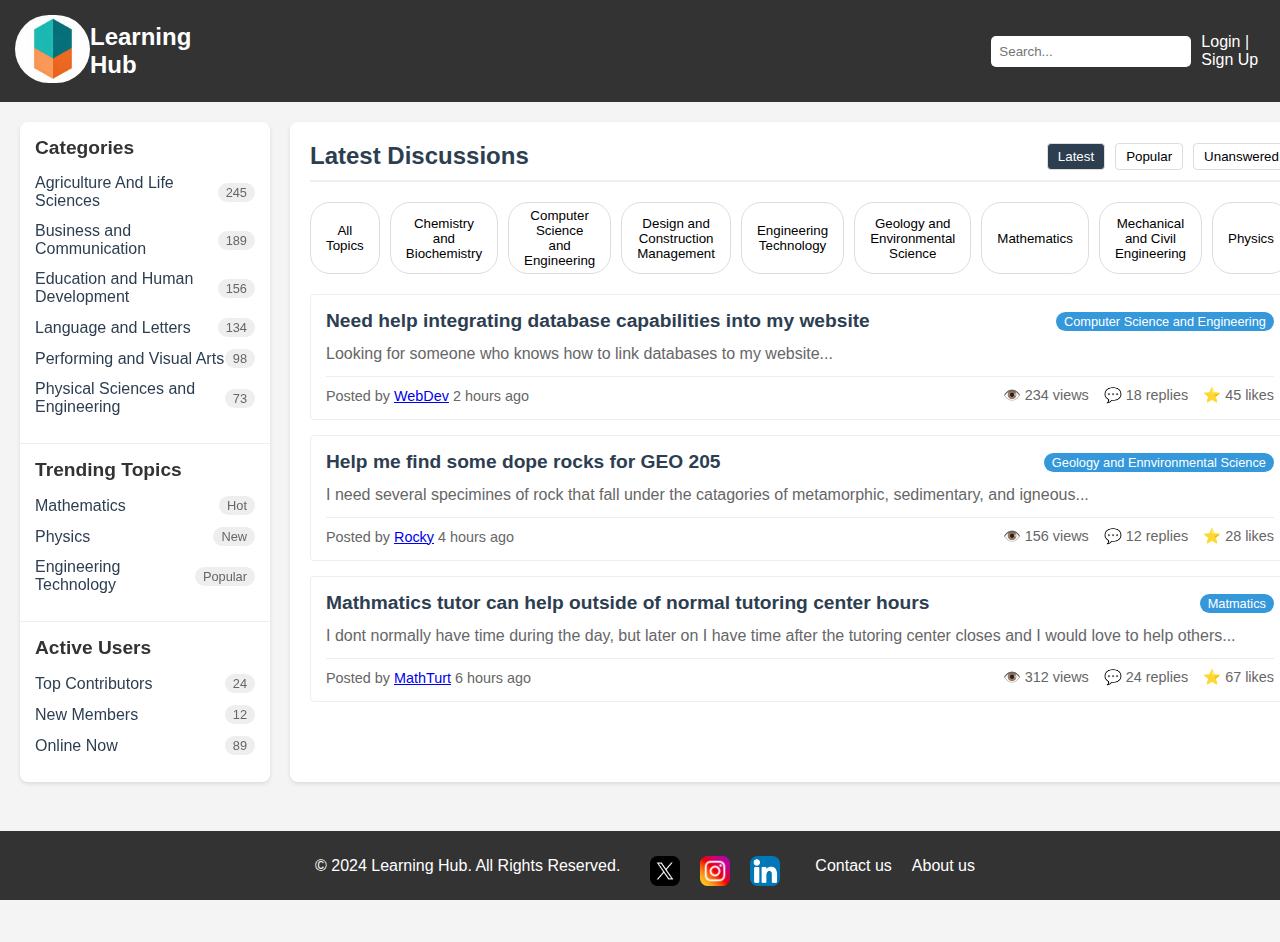
<file: Catagories/Physical Sciences and Engineering.html>
<!DOCTYPE html>
<html lang="en">
<head>
    <meta charset="UTF-8">
    <meta name="viewport" content="width=device-width, initial-scale=1.0">
    <title>Learning Hub Forum</title>
    <link rel="stylesheet" href="Catagories.css">
</head>
<body>  
    <header class="header">
        <a href="../index.html"> 
            <img class="Icon" src="../images/Icon.jpg">
        </a> 
        <div class="logo">
            <h1>Learning Hub</h1>
        </div>
        <div class="search-bar">
            <input type="text" placeholder="Search...">
        </div>
        <div class="user-nav">
            <a href="#">Login</a> | <a href="#">Sign Up</a>
        </div>
    </header>

    <main class="main-content">
        <aside class="sidebar">
            <div class="sidebar-item">
                <h2>Categories</h2>
                <ul class="topic-list">
                    <li>
                        <a href="Agriculture And Life Sciences.html">Agriculture And Life Sciences</a>
                        <span class="topic-count">245</span>
                    </li>
                    <li>
                        <a href="Business and Communication.html">Business and Communication</a>
                        <span class="topic-count">189</span>
                    </li>
                    <li>
                        <a href="Education and Human Development.html">Education and Human Development</a>
                        <span class="topic-count">156</span>
                    </li>
                    <li>
                        <a href="Language and Letters.html">Language and Letters</a>
                        <span class="topic-count">134</span>
                    </li>
                    <li>
                        <a href="Performing and Visual Arts.html">Performing and Visual Arts</a>
                        <span class="topic-count">98</span>
                    </li>
                    <li> 
                        <a href="Physical Sciences and Engineering.html">Physical Sciences and Engineering</a>
                        <span class="topic-count">73</span>
                </ul>
            </div>
            <div class="sidebar-item">
                <h2>Trending Topics</h2>
                <ul class="topic-list">
                    <li>
                        <a href="#">Mathematics</a>
                        <span class="topic-count">Hot</span>
                    </li>
                    <li>
                        <a href="#">Physics</a>
                        <span class="topic-count">New</span>
                    </li>
                    <li>
                        <a href="#">Engineering Technology</a>
                        <span class="topic-count">Popular</span>
                    </li>
                </ul>
            </div>
            <div class="sidebar-item">
                <h2>Active Users</h2>
                <ul class="topic-list">
                    <li>
                        <a href="#">Top Contributors</a>
                        <span class="topic-count">24</span>
                    </li>
                    <li>
                        <a href="#">New Members</a>
                        <span class="topic-count">12</span>
                    </li>
                    <li>
                        <a href="#">Online Now</a>
                        <span class="topic-count">89</span>
                    </li>
                </ul>
            </div>
        </aside>

        <section class="main-feed">
            <div class="category-header">
                <h2>Latest Discussions</h2>
                <div class="view-options">
                    <button class="active">Latest</button>
                    <button>Popular</button>
                    <button>Unanswered</button>
                </div>
            </div>

            <div class="topic-filters">
                <button class="filter-button">All Topics</button>
                <button class="filter-button">Chemistry and Biochemistry</button>
                <button class="filter-button">Computer Science and Engineering</button>
                <button class="filter-button">Design and Construction Management</button>
                <button class="filter-button">Engineering Technology</button>
                <button class="filter-button">Geology and Environmental Science</button>
                <button class="filter-button">Mathematics</button>
                <button class="filter-button">Mechanical and Civil Engineering</button>
                <button class="filter-button">Physics</button>
            </div>

            <div class="post">
                <div class="post-header">
                    <a href="#" class="post-title">Need help integrating database capabilities into my website</a>
                    <span class="post-category">Computer Science and Engineering</span>
                </div>
                <div class="post-content">
                    Looking for someone who knows how to link databases to my website...
                </div>
                <div class="post-meta">
                    <div class="post-info">
                        <span>Posted by <a href="#">WebDev</a></span>
                        <span>2 hours ago</span>
                    </div>
                    <div class="post-stats">
                        <span class="stat">👁️ 234 views</span>
                        <span class="stat">💬 18 replies</span>
                        <span class="stat">⭐ 45 likes</span>
                    </div>
                </div>
            </div>

            <div class="post">
                <div class="post-header">
                    <a href="#" class="post-title">Help me find some dope rocks for GEO 205</a>
                    <span class="post-category">Geology and Ennvironmental Science</span>
                </div>
                <div class="post-content">
                    I need several specimines of rock that fall under the catagories of metamorphic, sedimentary, and igneous...
                </div>
                <div class="post-meta">
                    <div class="post-info">
                        <span>Posted by <a href="#">Rocky</a></span>
                        <span>4 hours ago</span>
                    </div>
                    <div class="post-stats">
                        <span class="stat">👁️ 156 views</span>
                        <span class="stat">💬 12 replies</span>
                        <span class="stat">⭐ 28 likes</span>
                    </div>
                </div>
            </div>

            <div class="post">
                <div class="post-header">
                    <a href="#" class="post-title">Mathmatics tutor can help outside of normal tutoring center hours</a>
                    <span class="post-category">Matmatics</span>
                </div>
                <div class="post-content">
                    I dont normally have time during the day, but later on I have time after the tutoring center closes and I would love to help others...
                </div>
                <div class="post-meta">
                    <div class="post-info">
                        <span>Posted by <a href="#">MathTurt</a></span>
                        <span>6 hours ago</span>
                    </div>
                    <div class="post-stats">
                        <span class="stat">👁️ 312 views</span>
                        <span class="stat">💬 24 replies</span>
                        <span class="stat">⭐ 67 likes</span>
                    </div>
                </div>
            </div>
        </section>
    </main>

    <footer class="footer">
        <p>&copy; 2024 Learning Hub. All Rights Reserved.</p>
        <div class="social">
            <a href="https://x.com/learninghub170">
                <img src="../images/x.png" alt="X icon">
            </a>
            <a href="https://www.instagram.com/learning.hub.cse170/">
                <img src="../images/instagram.png" alt="Instagram icon">
            </a>
            <a href="https://www.linkedin.com/in/learning-hub-143b16339/">
                <img src="../images/linkedin.png" alt="linkedin icon">
            </a>
        </div>
        <div class="pages">
            <a href="contact us.html"> Contact us</a>
            <a href="About us.html">About us</a>
        </div>
    </footer>
</body>
</html>
</file>
<file: home-style.css>
* {
    margin: 0;
    padding: 0;
    box-sizing: border-box;
}

body {
    font-family: Arial, sans-serif;
    background-color: #f4f4f4;
    color: #333;
}

.Icon {
    max-width: 75px;
    border-radius: 75px;
}

.header {
    background-color: #333;
    color: white;
    padding: 15px;
    display: flex;
    justify-content: space-between;
    align-items: center;
}

.header .logo h1 {
    font-size: 1.5rem;
    padding-right: 800px;
}

.header .search-bar input {
    padding: 8px;
    width: 200px;
    border: none;
    border-radius: 5px;
}

.header .user-nav a {
    color: white;
    text-decoration: none;
    margin-left: 10px;
}

/* Enhanced Main Content Layout */
.main-content {
    display: grid;
    grid-template-columns: 250px 1fr;
    gap: 20px;
    padding: 20px;
    margin-bottom: 100px; 
    max-width: 1400px;
    margin-left: auto;
    margin-right: auto;
}

.sidebar {
    background-color: #fff;
    border-radius: 8px;
    box-shadow: 0 2px 4px rgba(0,0,0,0.1);
    position: sticky;
    top: 20px;
    height: fit-content;
}

.sidebar-item {
    padding: 15px;
    border-bottom: 1px solid #eee;
}

.sidebar-item:last-child {
    border-bottom: none;
}

.sidebar-item h2 {
    font-size: 1.2rem;
    margin-bottom: 15px;
    color: #333;
    font-weight: 600;
}

.topic-list {
    list-style: none;
}

.topic-list li {
    margin-bottom: 12px;
    display: flex;
    align-items: center;
    justify-content: space-between;
}

.topic-list a {
    text-decoration: none;
    color: #2c3e50;
    font-weight: 500;
    flex-grow: 1;
}

.topic-count {
    background-color: #eee;
    padding: 2px 8px;
    border-radius: 12px;
    font-size: 0.8rem;
    color: #666;
}

.main-feed {
    background-color: #fff;
    border-radius: 8px;
    box-shadow: 0 2px 4px rgba(0,0,0,0.1);
    padding: 20px;
}

.category-header {
    display: flex;
    justify-content: space-between;
    align-items: center;
    margin-bottom: 20px;
    padding-bottom: 10px;
    border-bottom: 2px solid #eee;
}

.category-header h2 {
    font-size: 1.5rem;
    color: #2c3e50;
}

.view-options {
    display: flex;
    gap: 10px;
}

.view-options button {
    padding: 5px 10px;
    border: 1px solid #ddd;
    background: #fff;
    border-radius: 4px;
    cursor: pointer;
}

.view-options button.active {
    background: #2c3e50;
    color: white;
}

.post {
    background: #fff;
    margin-bottom: 15px;
    padding: 15px;
    border-radius: 4px;
    border: 1px solid #eee;
    transition: transform 0.2s;
}

.post:hover {
    transform: translateX(5px);
    border-left: 3px solid #2c3e50;
}

.post-header {
    display: flex;
    justify-content: space-between;
    align-items: center;
    margin-bottom: 10px;
}

.post-title {
    font-size: 1.2rem;
    color: #2c3e50;
    text-decoration: none;
    font-weight: 600;
}

.post-category {
    font-size: 0.8rem;
    color: #fff;
    background: #3498db;
    padding: 2px 8px;
    border-radius: 12px;
}

.post-content {
    color: #666;
    margin: 10px 0;
    line-height: 1.5;
}

.post-meta {
    display: flex;
    justify-content: space-between;
    align-items: center;
    font-size: 0.9rem;
    color: #666;
    margin-top: 10px;
    padding-top: 10px;
    border-top: 1px solid #eee;
}

.post-stats {
    display: flex;
    gap: 15px;
}

.stat {
    display: flex;
    align-items: center;
    gap: 5px;
}

.topic-filters {
    display: flex;
    gap: 10px;
    margin-bottom: 20px;
}

.filter-button {
    padding: 5px 15px;
    border: 1px solid #ddd;
    border-radius: 20px;
    background: #fff;
    cursor: pointer;
    transition: all 0.3s;
}

.filter-button:hover {
    background: #2c3e50;
    color: white;
}

.footer {
    background-color: #333;
    color: white;
    text-align: center;
    padding: 10px;
    position: fixed;
    width: 100%;
    bottom: 0;
}

.footer {
    background-color: #333;
    color: white;
    padding: 10px;
    position: fixed;
    width: 100%;
    bottom: 0;
    display: flex; /* Use flexbox for layout */
    justify-content: center; /* Center elements horizontally */
    align-items: center; /* Vertically center the content */
    flex-direction: row; /* Make sure it's a horizontal row */
}

.footer p {
    margin: 10px 20px;  /* Adjusted to space out the text */
    font-size: 16px;
}

.footer .social {
    margin-top: 15px;
    display: flex; /* Use flexbox for the social icons */
    justify-content: center; /* Ensure icons are centered */
}

.footer .social a {
    margin: 0 10px;
    display: inline-block;
}

.footer .social a img {
    width: 30px;
    height: 30px;
    transition: transform 0.3s ease;
    border-radius: 25%;
}

.footer .social a:hover img {
    transform: scale(1.1);
}

/* Pages section if you have links or other elements */
.pages {
    display: flex;
    align-items: center;
    justify-content: space-between;
    padding-left: 15px;
}
.pages a {
    text-decoration: none;
    color: inherit;
    margin: 0 10px;
}

.pages a:hover {
    text-decoration: none; 
    color: inherit; 
}

@media (max-width: 600px) {
    .footer {
        font-size: 12px;
        padding: 15px;
    }

    .footer .social a img {
        width: 25px;
        height: 25px;
    }
}
</file>
<file: login.css>
* {
    margin: 0;
    padding: 0;
    box-sizing: border-box;
}

body {
    font-family: Arial, sans-serif;
    background-color: #f4f4f4;
    color: #333;
}

.Icon {
    max-width: 75px;
    border-radius: 75px;
}

.header {
    background-color: #333;
    color: white;
    padding: 15px;
    display: flex;
    justify-content: space-between;
    align-items: center;
}

.header .logo h1 {
    font-size: 1.5rem;
    padding-right: 800px;
}

.header .search-bar input {
    padding: 8px;
    width: 200px;
    border: none;
    border-radius: 5px;
}

.header .user-nav a {
    color: white;
    text-decoration: none;
    margin-left: 10px;
}

.login-container {
    display: flex;
    justify-content: center;
    align-items: center;
    height: 70vh; /* Adjust to your preference */
}

.login-form {
    background-color: #f4f4f4;
    padding: 30px;
    border-radius: 8px;
    box-shadow: 0px 4px 10px rgba(0, 0, 0, 0.1);
    width: 300px;
}

.login-form h2 {
    text-align: center;
    margin-bottom: 20px;
}

.login-form label {
    display: block;
    margin-bottom: 8px;
    font-weight: bold;
}

.login-form input {
    width: 100%;
    padding: 10px;
    margin-bottom: 15px;
    border: 1px solid #ccc;
    border-radius: 4px;
}

.login-form input[type="submit"] {
    background-color: #4CAF50;
    color: white;
    border: none;
    cursor: pointer;
}

.login-form input[type="submit"]:hover {
    background-color: #45a049;
}

.login-form .forgot-password {
    text-align: center;
    margin-top: 10px;
}

.login-form .forgot-password a {
    color: #4CAF50;
    text-decoration: none;
}

.login-form .forgot-password a:hover {
    text-decoration: underline;
}

.footer {
    background-color: #333;
    color: white;
    text-align: center;
    padding: 10px;
    position: fixed;
    width: 100%;
    bottom: 0;
}

.footer {
    background-color: #333;
    color: white;
    padding: 10px;
    position: fixed;
    width: 100%;
    bottom: 0;
    display: flex; /* Use flexbox for layout */
    justify-content: center; /* Center elements horizontally */
    align-items: center; /* Vertically center the content */
    flex-direction: row; /* Make sure it's a horizontal row */
}

.footer p {
    margin: 10px 20px;  /* Adjusted to space out the text */
    font-size: 16px;
}

.footer .social {
    margin-top: 15px;
    display: flex; /* Use flexbox for the social icons */
    justify-content: center; /* Ensure icons are centered */
}

.footer .social a {
    margin: 0 10px;
    display: inline-block;
}

.footer .social a img {
    width: 30px;
    height: 30px;
    transition: transform 0.3s ease;
    border-radius: 25%;
}

.footer .social a:hover img {
    transform: scale(1.1);
}

/* Pages section if you have links or other elements */
.pages {
    display: flex;
    align-items: center;
    justify-content: space-between;
    padding-left: 15px;
}
.pages a {
    text-decoration: none;
    color: inherit;
    margin: 0 10px;
}

.pages a:hover {
    text-decoration: none; 
    color: inherit; 
}

@media (max-width: 600px) {
    .footer {
        font-size: 12px;
        padding: 15px;
    }

    .footer .social a img {
        width: 25px;
        height: 25px;
    }
}
</file>
<file: Catagories/About us.css>
* {
    margin: 0;
    padding: 0;
    box-sizing: border-box;
}

.Icon {
    max-width: 75px;
    border-radius: 75px;
}

.header {
    background-color: #333;
    color: white;
    padding: 15px;
    display: flex;
    justify-content: space-between;
    align-items: center;
}

.header .logo h1 {
    font-size: 1.5rem;
    padding-right: 800px;
}

.header .search-bar input {
    padding: 8px;
    width: 200px;
    border: none;
    border-radius: 5px;
}

.header .user-nav a {
    color: white;
    text-decoration: none;
    margin-left: 10px;
}

.main-content {
    padding-bottom: 100px;
}

body {
    font-family: 'Arial', sans-serif;
    line-height: 1.6;
    background-color: #f4f7f6;
    color: #333;
}

.container {
    width: 90%;
    max-width: 1200px;
    margin: 0 auto;
    padding: 2rem;
}

.header-primary {
    color: #1a5f7a;
    font-weight: 700;
    margin-bottom: 1rem;
    font-size: 2.25rem;
    border-bottom: 3px solid #1a5f7a;
    padding-bottom: 0.5rem;
}

.section {
    background-color: white;
    border-radius: 10px;
    box-shadow: 0 4px 6px rgba(0, 0, 0, 0.1);
    margin-bottom: 2rem;
    overflow: hidden;
    padding: 10px;
}

.section-content {
    display: grid;
    grid-template-columns: 1fr 1fr;
    gap: 2rem;
    align-items: center;
    padding: 2rem;
}

.section-text {
    font-size: 1.1rem;
    color: #555;
    padding-top: 15px;
}

.section-image {
    width: 100%;
    height: 300px;
    object-fit: cover;
    border-radius: 10px;
}

@media screen and (max-width: 768px) {
    .section-content {
        grid-template-columns: 1fr;
    }

    .header-primary {
        font-size: 1.8rem;
    }
}

.courses-grid {
    display: grid;
    grid-template-columns: repeat(3, 1fr);
    gap: 1.5rem;
}

.course-card {
    background-color: white;
    border-radius: 10px;
    box-shadow: 0 4px 6px rgba(0, 0, 0, 0.1);
    overflow: hidden;
    transition: transform 0.3s ease;
}

.course-card:hover {
    transform: scale(1.05);
}

.course-image {
    width: 100%;
    height: 250px;
    object-fit: cover;
}

.footer {
    background-color: #333;
    color: white;
    padding: 10px;
    position: fixed;
    width: 100%;
    bottom: 0;
    display: flex; /* Use flexbox for layout */
    justify-content: center; /* Center elements horizontally */
    align-items: center; /* Vertically center the content */
    flex-direction: row; /* Make sure it's a horizontal row */
}

.footer p {
    margin: 10px 20px;  /* Adjusted to space out the text */
    font-size: 16px;
}

.footer .social {
    margin-top: 15px;
    display: flex; /* Use flexbox for the social icons */
    justify-content: center; /* Ensure icons are centered */
}

.footer .social a {
    margin: 0 10px;
    display: inline-block;
}

.footer .social a img {
    width: 30px;
    height: 30px;
    transition: transform 0.3s ease;
    border-radius: 25%;
}

.footer .social a:hover img {
    transform: scale(1.1);
}

/* Pages section if you have links or other elements */
.pages {
    display: flex;
    align-items: center;
    justify-content: space-between;
    padding-left: 15px;
}
.pages a {
    text-decoration: none;
    color: inherit;
    margin: 0 10px;
}

.pages a:hover {
    text-decoration: none; 
    color: inherit; 
}

@media (max-width: 600px) {
    .footer {
        font-size: 12px;
        padding: 15px;
    }

    .footer .social a img {
        width: 25px;
        height: 25px;
    }
}
</file>
<file: Catagories/Catagories.css>
* {
    margin: 0;
    padding: 0;
    box-sizing: border-box;
}

body {
    font-family: Arial, sans-serif;
    background-color: #f4f4f4;
    color: #333;
}

.Icon {
    max-width: 75px;
    border-radius: 75px;
}

.header {
    background-color: #333;
    color: white;
    padding: 15px;
    display: flex;
    justify-content: space-between;
    align-items: center;
}

.header .logo h1 {
    font-size: 1.5rem;
    padding-right: 800px;
}

.header .search-bar input {
    padding: 8px;
    width: 200px;
    border: none;
    border-radius: 5px;
}

.header .user-nav a {
    color: white;
    text-decoration: none;
    margin-left: 10px;
}

.main-content {
    display: grid;
    grid-template-columns: 250px 1fr;
    gap: 20px;
    padding: 20px;
    margin-bottom: 60px;
    max-width: 1400px;
    margin-left: auto;
    margin-right: auto;
    padding-bottom: 100px;
}

.sidebar {
    background-color: #fff;
    border-radius: 8px;
    box-shadow: 0 2px 4px rgba(0,0,0,0.1);
    position: sticky;
    top: 20px;
    height: fit-content;
}

.sidebar-item {
    padding: 15px;
    border-bottom: 1px solid #eee;
}

.sidebar-item:last-child {
    border-bottom: none;
}

.sidebar-item h2 {
    font-size: 1.2rem;
    margin-bottom: 15px;
    color: #333;
    font-weight: 600;
}

.topic-list {
    list-style: none;
}

.topic-list li {
    margin-bottom: 12px;
    display: flex;
    align-items: center;
    justify-content: space-between;
}

.topic-list a {
    text-decoration: none;
    color: #2c3e50;
    font-weight: 500;
    flex-grow: 1;
}

.topic-count {
    background-color: #eee;
    padding: 2px 8px;
    border-radius: 12px;
    font-size: 0.8rem;
    color: #666;
}

.main-feed {
    background-color: #fff;
    border-radius: 8px;
    box-shadow: 0 2px 4px rgba(0,0,0,0.1);
    padding: 20px;
}

.category-header {
    display: flex;
    justify-content: space-between;
    align-items: center;
    margin-bottom: 20px;
    padding-bottom: 10px;
    border-bottom: 2px solid #eee;
}

.category-header h2 {
    font-size: 1.5rem;
    color: #2c3e50;
}

.view-options {
    display: flex;
    gap: 10px;
}

.view-options button {
    padding: 5px 10px;
    border: 1px solid #ddd;
    background: #fff;
    border-radius: 4px;
    cursor: pointer;
}

.view-options button.active {
    background: #2c3e50;
    color: white;
}

.post {
    background: #fff;
    margin-bottom: 15px;
    padding: 15px;
    border-radius: 4px;
    border: 1px solid #eee;
    transition: transform 0.2s;
}

.post:hover {
    transform: translateX(5px);
    border-left: 3px solid #2c3e50;
}

.post-header {
    display: flex;
    justify-content: space-between;
    align-items: center;
    margin-bottom: 10px;
}

.post-title {
    font-size: 1.2rem;
    color: #2c3e50;
    text-decoration: none;
    font-weight: 600;
}

.post-category {
    font-size: 0.8rem;
    color: #fff;
    background: #3498db;
    padding: 2px 8px;
    border-radius: 12px;
}

.post-content {
    color: #666;
    margin: 10px 0;
    line-height: 1.5;
}

.post-meta {
    display: flex;
    justify-content: space-between;
    align-items: center;
    font-size: 0.9rem;
    color: #666;
    margin-top: 10px;
    padding-top: 10px;
    border-top: 1px solid #eee;
}

.post-stats {
    display: flex;
    gap: 15px;
}

.stat {
    display: flex;
    align-items: center;
    gap: 5px;
}

.topic-filters {
    display: flex;
    gap: 10px;
    margin-bottom: 20px;
}

.filter-button {
    padding: 5px 15px;
    border: 1px solid #ddd;
    border-radius: 20px;
    background: #fff;
    cursor: pointer;
    transition: all 0.3s;
}

.filter-button:hover {
    background: #2c3e50;
    color: white;
}

.footer {
    background-color: #333;
    color: white;
    padding: 10px;
    position: fixed;
    width: 100%;
    bottom: 0;
    display: flex; /* Use flexbox for layout */
    justify-content: center; /* Center elements horizontally */
    align-items: center; /* Vertically center the content */
    flex-direction: row; /* Make sure it's a horizontal row */
}

.footer p {
    margin: 10px 20px;  /* Adjusted to space out the text */
    font-size: 16px;
}

.footer .social {
    margin-top: 15px;
    display: flex; /* Use flexbox for the social icons */
    justify-content: center; /* Ensure icons are centered */
}

.footer .social a {
    margin: 0 10px;
    display: inline-block;
}

.footer .social a img {
    width: 30px;
    height: 30px;
    transition: transform 0.3s ease;
    border-radius: 25%;
}

.footer .social a:hover img {
    transform: scale(1.1);
}

/* Pages section if you have links or other elements */
.pages {
    display: flex;
    align-items: center;
    justify-content: space-between;
    padding-left: 15px;
}
.pages a {
    text-decoration: none;
    color: inherit;
    margin: 0 10px;
}

.pages a:hover {
    text-decoration: none; 
    color: inherit; 
}

@media (max-width: 600px) {
    .footer {
        font-size: 12px;
        padding: 15px;
    }

    .footer .social a img {
        width: 25px;
        height: 25px;
    }
}
</file>
<file: Catagories/contact us.css>
* {
    margin: 0;
    padding: 0;
    box-sizing: border-box;
}
.Icon {
    max-width: 75px;
    border-radius: 75px;
}

.header {
    background-color: #1a5f7a;
    color: white;
    padding: 15px;
    display: flex;
    justify-content: space-between;
    align-items: center;
}

.header .logo h1 {
    font-size: 1.5rem;
    padding-right: 800px;
}

.header .search-bar input {
    padding: 8px;
    width: 200px;
    border: none;
    border-radius: 5px;
}

.header .user-nav a {
    color: white;
    text-decoration: none;
    margin-left: 10px;
}

body {
    font-family: 'Arial', sans-serif;
    line-height: 1.6;
    background-color: #f4f7f6;
    color: #333;
    padding-bottom: 100px;
}

.top {
    display: flex;
    flex-direction: column;     
    justify-content: center;   
    align-items: center;     
    text-align: center;          
    background-color: #1a5f7a;    
    color: white;               
    padding-bottom: 2em;             
}

.top h1 {
    font-size: 2.5rem;           
    margin-bottom: 10px;      
}

.top p {
    font-size: 1.2rem;            
    margin-top: 0;     
}

section {
    background-color: white;
    border-radius: 10px;
    box-shadow: 0 4px 6px rgba(0, 0, 0, 0.1);
    margin: 2rem auto;
    max-width: 900px;
    padding: 2rem;
}

form {
    display: grid;
    grid-template-columns: 1fr;
    gap: 1.5rem;
}

form div {
    display: flex;
    flex-direction: column;
}

form label {
    font-size: 1.1rem;
    color: #333;
    margin-bottom: 5px;
}

form input,
form textarea {
    padding: 12px;
    font-size: 1rem;
    border: 1px solid #ccc;
    border-radius: 8px;
    background-color: #f9f9f9;
}

form textarea {
    resize: vertical;
}

form button {
    padding: 12px 20px;
    background-color: #1a5f7a;
    color: white;
    border: none;
    border-radius: 8px;
    font-size: 1.1rem;
    cursor: pointer;
    transition: background-color 0.3s;
}

form button:hover {
    background-color: #155d7a;
}

.footer {
    background-color: #333;
    color: white;
    padding: 10px;
    position: fixed;
    width: 100%;
    bottom: 0;
    display: flex; /* Use flexbox for layout */
    justify-content: center; /* Center elements horizontally */
    align-items: center; /* Vertically center the content */
    flex-direction: row; /* Make sure it's a horizontal row */
}

.footer p {
    margin: 10px 20px;  /* Adjusted to space out the text */
    font-size: 16px;
}

.footer .social {
    margin-top: 15px;
    display: flex; /* Use flexbox for the social icons */
    justify-content: center; /* Ensure icons are centered */
}

.footer .social a {
    margin: 0 10px;
    display: inline-block;
}

.footer .social a img {
    width: 30px;
    height: 30px;
    transition: transform 0.3s ease;
    border-radius: 25%;
}

.footer .social a:hover img {
    transform: scale(1.1);
}

/* Pages section if you have links or other elements */
.pages {
    display: flex;
    align-items: center;
    justify-content: space-between;
    padding-left: 15px;
}
.pages a {
    text-decoration: none;
    color: inherit;
    margin: 0 10px;
}

.pages a:hover {
    text-decoration: none; 
    color: inherit; 
}

@media (max-width: 600px) {
    .footer {
        font-size: 12px;
        padding: 15px;
    }

    .footer .social a img {
        width: 25px;
        height: 25px;
    }
}
</file>
